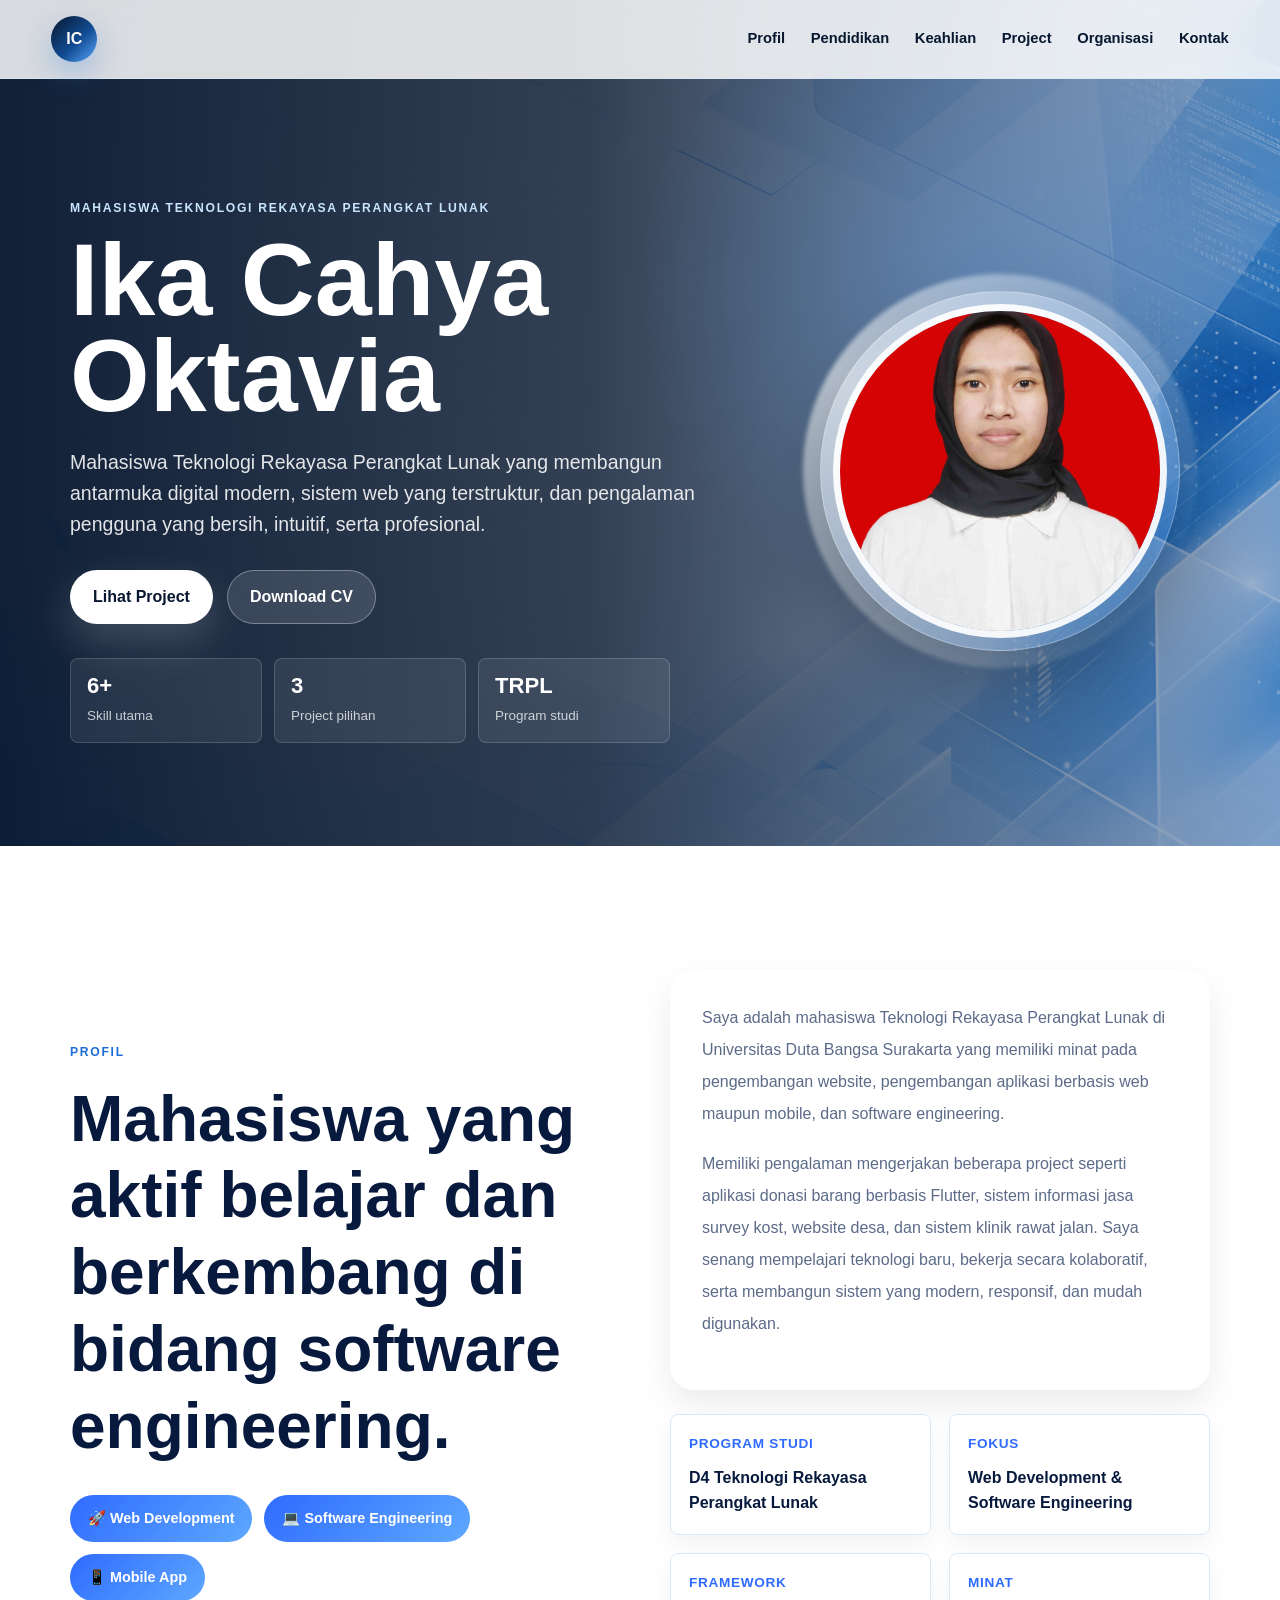
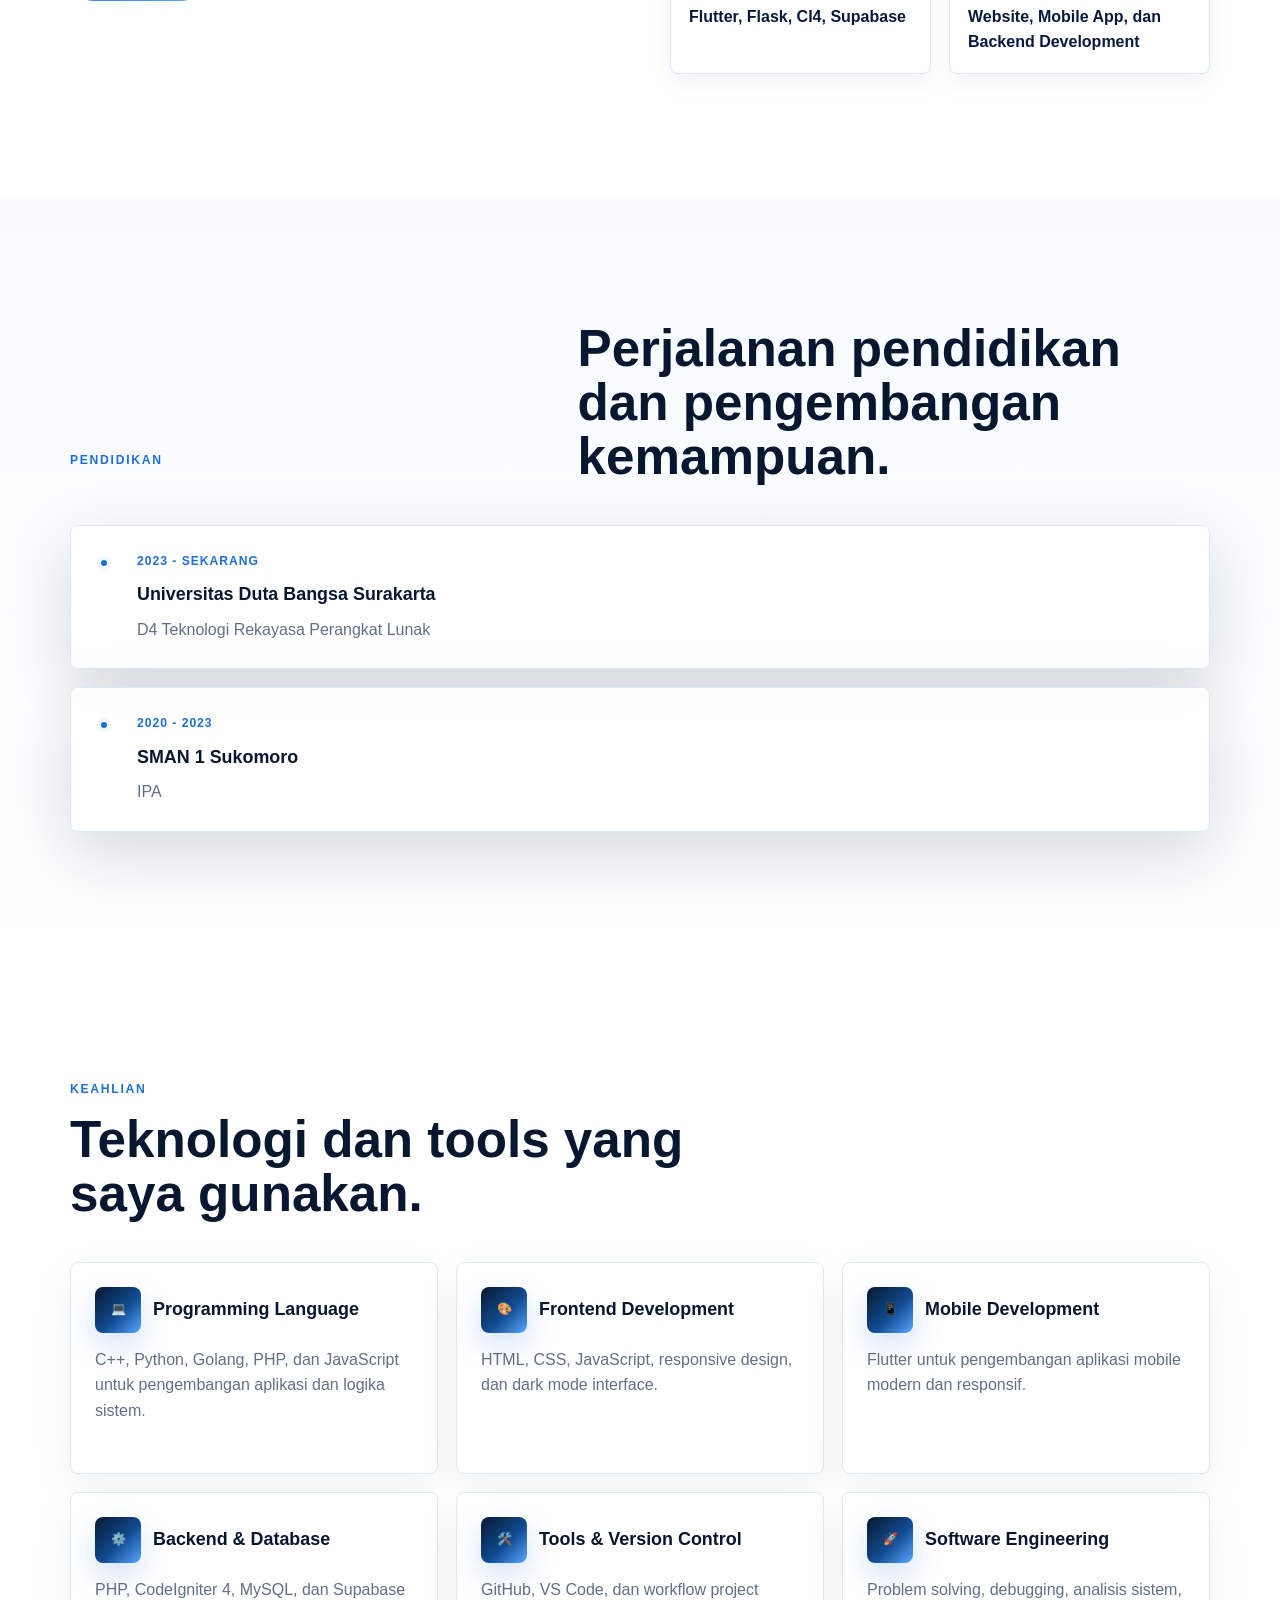
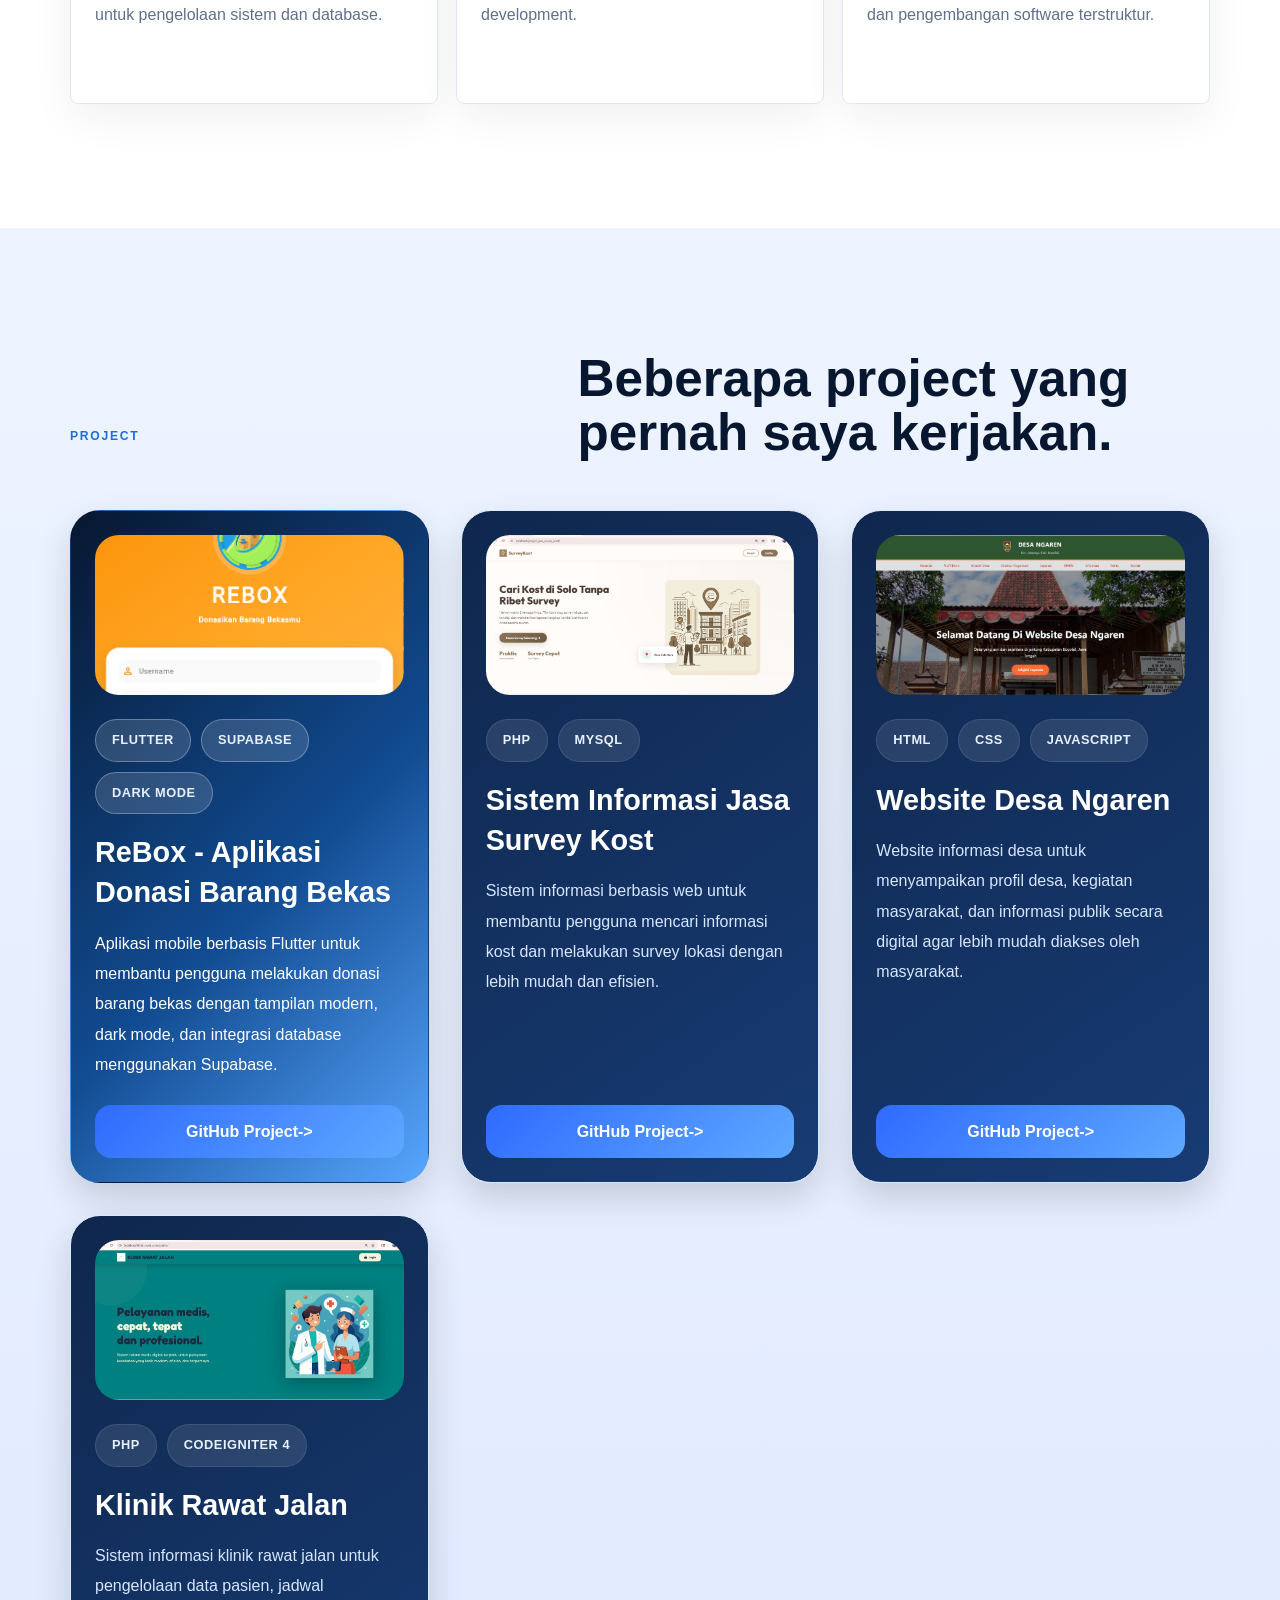
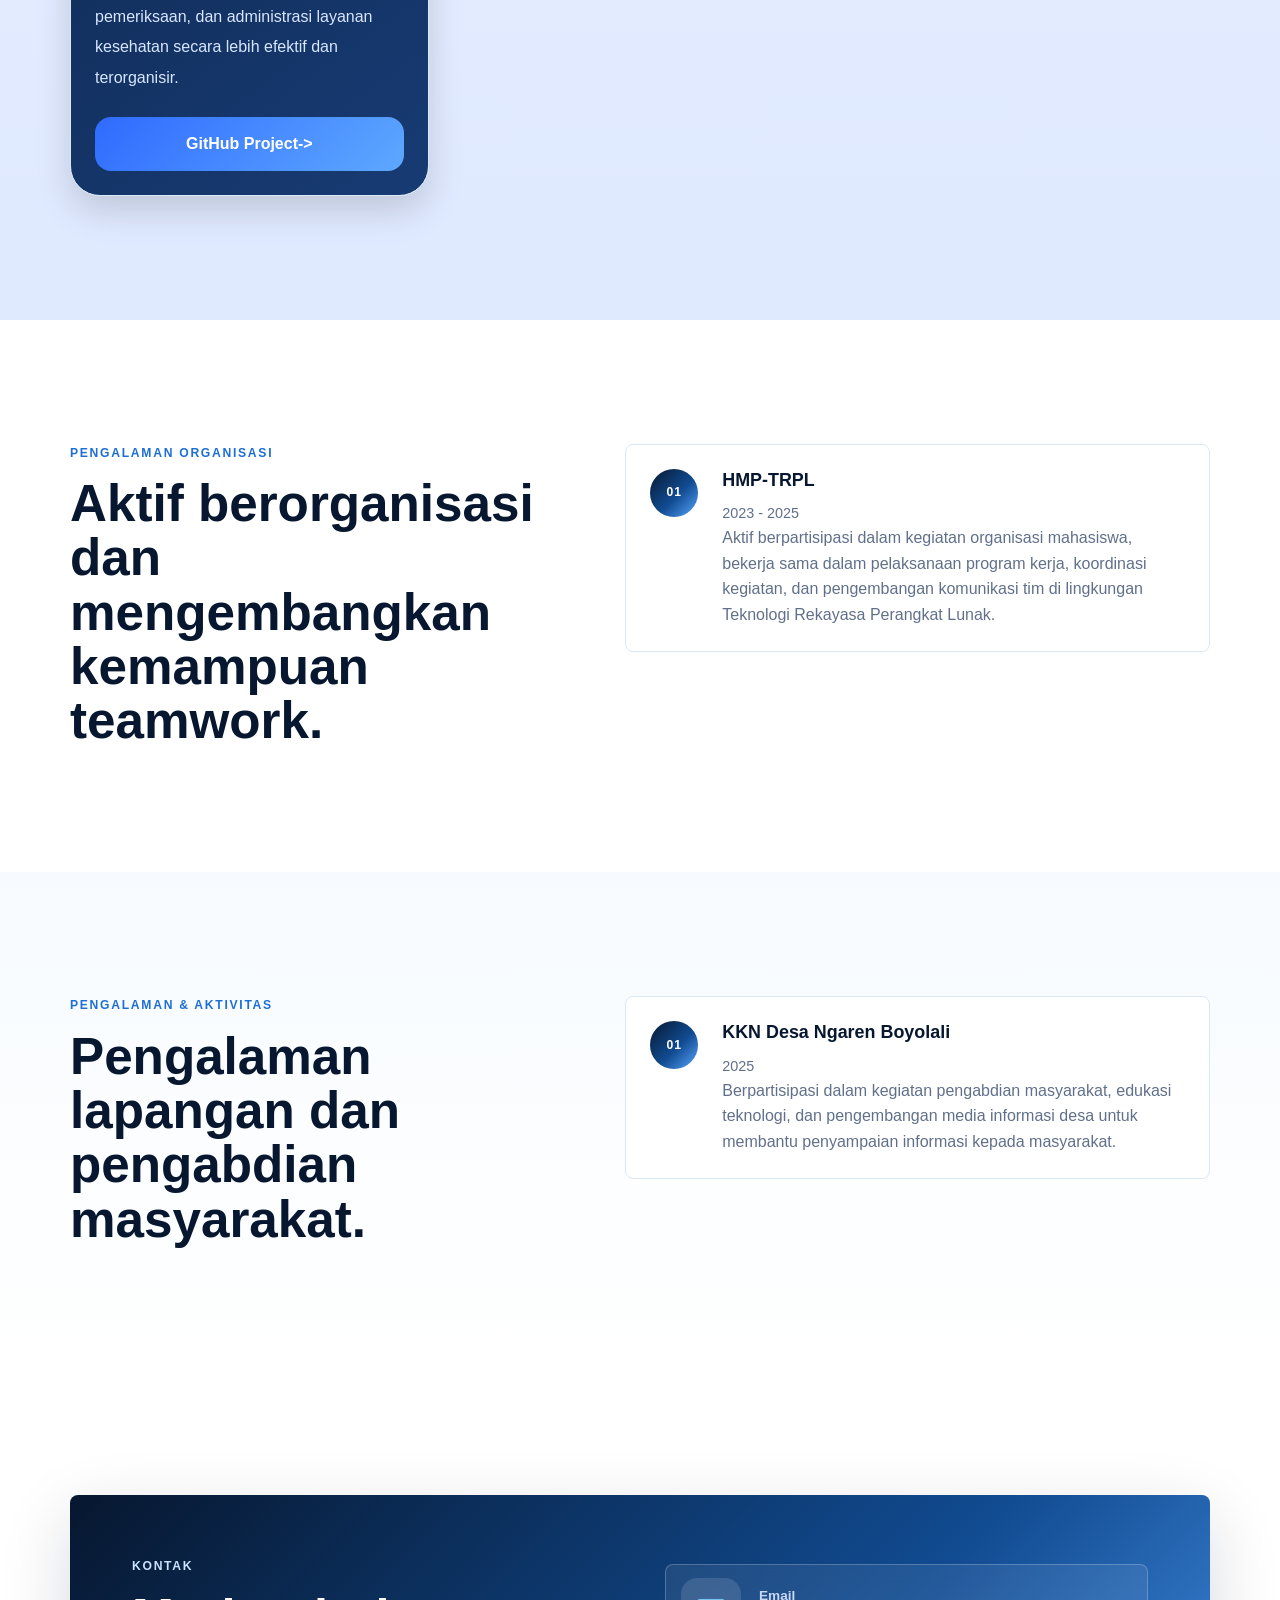
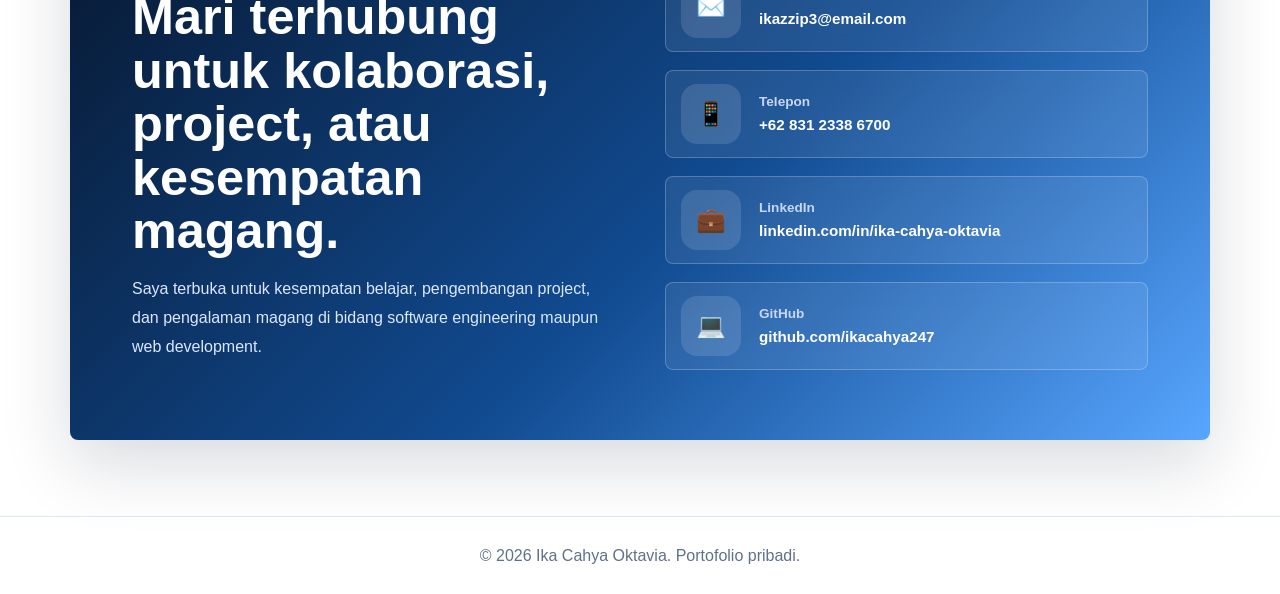
<file: index.html>
<!DOCTYPE html>
<html lang="id">
  <head>
    <meta charset="UTF-8" />
    <meta name="viewport" content="width=device-width, initial-scale=1.0" />
    <title>Portofolio Ika Cahya Oktavia</title>
    <link rel="stylesheet" href="styles.css" />
  </head>
  <body>
    <header class="site-header">
      <a class="brand" href="#cover" aria-label="Beranda Ika Cahya Oktavia">
        <span>IC</span>
      </a>
      <nav class="nav" aria-label="Navigasi utama">
        <a href="#profil">Profil</a>
        <a href="#pendidikan">Pendidikan</a>
        <a href="#keahlian">Keahlian</a>
        <a href="#project">Project</a>
        <a href="#organisasi">Organisasi</a>
        <a href="#kontak">Kontak</a>
      </nav>
    </header>

    <main>
      <section class="cover" id="cover" aria-label="Cover portofolio">
        <img
          class="cover-image"
          src="assets/hero-portfolio.png"
          alt="Ilustrasi abstrak biru putih bertema teknologi"
        />
        <div class="cover-overlay"></div>
        <div class="container hero-layout reveal">
          <div class="hero-copy">
            <p class="eyebrow"> Mahasiswa Teknologi Rekayasa Perangkat Lunak</p>
            <h1>Ika Cahya Oktavia</h1>
            <p class="lead">
              Mahasiswa Teknologi Rekayasa Perangkat Lunak yang membangun
              antarmuka digital modern, sistem web yang terstruktur, dan
              pengalaman pengguna yang bersih, intuitif, serta profesional.
            </p>
            <div class="cover-actions" aria-label="Aksi utama">
              <a class="button primary" href="#project">Lihat Project</a>
              <a class="button secondary" href="cv-ika-cahya-oktavia.pdf"download
>Download CV
</a>
              </a>
            </div>
            <div class="hero-stats" aria-label="Ringkasan kemampuan">
              <div>
                <strong>6+</strong>
                <span>Skill utama</span>
              </div>
              <div>
                <strong>3</strong>
                <span>Project pilihan</span>
              </div>
              <div>
                <strong>TRPL</strong>
                <span>Program studi</span>
              </div>
            </div>
          </div>

          <aside class="profile-showcase" aria-label="Foto profil">
            <div class="profile-ring">
              <img
                src="assets/profil.jpg.jpeg"
                alt="Foto profil Ika Cahya Oktavia"
              />
          </aside>
        </div>
      </section>

      <section class="section profile-section reveal" id="profil">

  <div class="container profile-layout">

    <!-- LEFT -->
    <div class="profile-title">

      <p class="section-kicker">
        Profil
      </p>

      <h2>
        Mahasiswa yang aktif belajar
        dan berkembang di bidang
        software engineering.
      </h2>

      <div class="profile-badge">

        <span>
          🚀 Web Development
        </span>

        <span>
          💻 Software Engineering
        </span>

        <span>
          📱 Mobile App
        </span>

      </div>

    </div>

    <!-- RIGHT -->
    <div class="profile-content">

      <div class="profile-card">

        <p>
          Saya adalah mahasiswa Teknologi Rekayasa Perangkat Lunak
          di Universitas Duta Bangsa Surakarta
          yang memiliki minat pada pengembangan website,
          pengembangan aplikasi berbasis web maupun mobile,
          dan software engineering.
        </p>

        <p>
          Memiliki pengalaman mengerjakan beberapa project
          seperti aplikasi donasi barang berbasis Flutter,
          sistem informasi jasa survey kost,
          website desa,
          dan sistem klinik rawat jalan.
          Saya senang mempelajari teknologi baru,
          bekerja secara kolaboratif,
          serta membangun sistem yang modern,
          responsif,
          dan mudah digunakan.
        </p>

      </div>

      <div class="info-grid">

        <!-- CARD 1 -->
        <div class="info-card">

          <span>
            Program Studi
          </span>

          <strong>
             D4 Teknologi Rekayasa Perangkat Lunak
          </strong>

        </div>

        <!-- CARD 2 -->
        <div class="info-card">

          <span>
            Fokus
          </span>

          <strong>
            Web Development & Software Engineering
          </strong>

        </div>

        <!-- CARD 3 -->
        <div class="info-card">

          <span>
            Framework
          </span>

          <strong>
            Flutter, Flask, CI4, Supabase
          </strong>

        </div>

        <!-- CARD 4 -->
        <div class="info-card">

          <span>
            Minat
          </span>

          <strong>
            Website, Mobile App, dan Backend Development
          </strong>

        </div>

      </div>

    </div>

  </div>

</section>

     <section class="section muted reveal" id="pendidikan">

  <div class="container">

    <div class="section-heading">

      <p class="section-kicker">
        Pendidikan
      </p>

      <h2>
        Perjalanan pendidikan dan pengembangan kemampuan.
      </h2>

    </div>

    <div class="timeline">

      <!-- UNIVERSITAS -->
      <article class="timeline-item">

        <span class="timeline-dot"></span>

        <div>

          <p class="timeline-year">
            2023 - Sekarang
          </p>

          <h3>
            Universitas Duta Bangsa Surakarta
          </h3>

          <p>
             D4 Teknologi Rekayasa Perangkat Lunak
          </p>

        </div>

      </article>

      <!-- SMA -->
      <article class="timeline-item">

        <span class="timeline-dot"></span>

        <div>

          <p class="timeline-year">
            2020 - 2023
          </p>

          <h3>
            SMAN 1 Sukomoro
          </h3>

          <p>
            IPA
          </p>

        </div>

      </article>

    </div>

  </div>

</section>

      <section class="section reveal" id="keahlian">

  <div class="container">

    <div class="section-heading compact">

      <p class="section-kicker">
        Keahlian
      </p>

      <h2>
        Teknologi dan tools yang saya gunakan.
      </h2>

    </div>

    <div class="skills-grid">

      <!-- PROGRAMMING -->
      <article class="skill-card">

        <div class="skill-head">

          <span class="skill-icon">
            💻
          </span>

          <h3>
            Programming Language
          </h3>

        </div>

        <p>
          C++, Python, Golang, PHP, dan JavaScript
          untuk pengembangan aplikasi dan logika sistem.
        </p>

      </article>

      <!-- FRONTEND -->
      <article class="skill-card">

        <div class="skill-head">

          <span class="skill-icon">
            🎨
          </span>

          <h3>
            Frontend Development
          </h3>

        </div>

        <p>
          HTML, CSS, JavaScript,
          responsive design,
          dan dark mode interface.
        </p>

      </article>

      <!-- MOBILE -->
      <article class="skill-card">

        <div class="skill-head">

          <span class="skill-icon">
            📱
          </span>

          <h3>
            Mobile Development
          </h3>

        </div>

        <p>
          Flutter untuk pengembangan aplikasi mobile
          modern dan responsif.
        </p>

      </article>

      <!-- BACKEND -->
      <article class="skill-card">

        <div class="skill-head">

          <span class="skill-icon">
            ⚙️
          </span>

          <h3>
            Backend & Database
          </h3>

        </div>

        <p>
          PHP, CodeIgniter 4, MySQL,
          dan Supabase untuk pengelolaan sistem dan database.
        </p>

      </article>

      <!-- TOOLS -->
      <article class="skill-card">

        <div class="skill-head">

          <span class="skill-icon">
            🛠️
          </span>

          <h3>
            Tools & Version Control
          </h3>

        </div>

        <p>
          GitHub, VS Code,
          dan workflow project development.
        </p>

      </article>

      <!-- SOFTWARE ENGINEERING -->
      <article class="skill-card">

        <div class="skill-head">

          <span class="skill-icon">
            🚀
          </span>

          <h3>
            Software Engineering
          </h3>

        </div>

        <p>
          Problem solving,
          debugging,
          analisis sistem,
          dan pengembangan software terstruktur.
        </p>

      </article>

    </div>

  </div>

</section>

  <section class="section muted reveal" id="project">

  <div class="container">

    <div class="section-heading">

      <p class="section-kicker">
        Project
      </p>

      <h2>
        Beberapa project yang pernah saya kerjakan.
      </h2>

    </div>

    <div class="project-grid">

      <!-- PROJECT 1 -->
      <article class="project-card featured">

        <div class="project-image-wrapper">

          <img
            src="assets/rebox.jpg"
            alt="ReBox Project"
            class="project-image"
          />

        </div>

        <div class="project-meta">

          <span>Flutter</span>

          <span>Supabase</span>

          <span>Dark Mode</span>

        </div>

        <h3>
          ReBox - Aplikasi Donasi Barang Bekas
        </h3>

        <p>
          Aplikasi mobile berbasis Flutter untuk membantu pengguna
          melakukan donasi barang bekas dengan tampilan modern,
          dark mode,
          dan integrasi database menggunakan Supabase.
        </p>

        <a
          href="https://github.com/elisandksr/reboxproject1.git"
          target="_blank"
          class="project-link"
        >
          GitHub Project
        </a>

      </article>

      <!-- PROJECT 2 -->
      <article class="project-card">

        <div class="project-image-wrapper">

          <img
            src="assets/survey kost.jpg"
            alt="Survey Kost"
            class="project-image"
          />

        </div>

        <div class="project-meta">

          <span>PHP</span>

          <span>MySQL</span>

        </div>

        <h3>
          Sistem Informasi Jasa Survey Kost
        </h3>

        <p>
          Sistem informasi berbasis web untuk membantu pengguna
          mencari informasi kost
          dan melakukan survey lokasi
          dengan lebih mudah dan efisien.
        </p>

        <a
          href="https://github.com/elisandksr/project_jasa_survey_kost.git"
          target="_blank"
          class="project-link"
        >
          GitHub Project
        </a>

      </article>

      <!-- PROJECT 3 -->
      <article class="project-card">

        <div class="project-image-wrapper">

          <img
            src="assets/webdesa.jpg"
            alt="Website Desa Ngaren"
            class="project-image"
          />

        </div>

        <div class="project-meta">

          <span>HTML</span>

          <span>CSS</span>

          <span>JavaScript</span>

        </div>

        <h3>
          Website Desa Ngaren
        </h3>

        <p>
          Website informasi desa untuk menyampaikan profil desa,
          kegiatan masyarakat,
          dan informasi publik secara digital
          agar lebih mudah diakses oleh masyarakat.
        </p>

        <a
          href="https://github.com/ikacahya247/Web_Desa_Ngaren.git"
          target="_blank"
          class="project-link"
        >
          GitHub Project
        </a>

      </article>

      <!-- PROJECT 4 -->
      <article class="project-card">

        <div class="project-image-wrapper">

          <img
            src="assets/klinik.jpg"
            alt="Klinik Rawat Jalan"
            class="project-image"
          />

        </div>

        <div class="project-meta">

          <span>PHP</span>

          <span>CodeIgniter 4</span>

        </div>

        <h3>
          Klinik Rawat Jalan
        </h3>

        <p>
          Sistem informasi klinik rawat jalan
          untuk pengelolaan data pasien,
          jadwal pemeriksaan,
          dan administrasi layanan kesehatan
          secara lebih efektif dan terorganisir.
        </p>

        <a
          href="https://github.com/username"
          target="_blank"
          class="project-link"
        >
          GitHub Project
        </a>

      </article>

    </div>

  </div>

</section>

     
<!-- ORGANISASI -->
<section class="section reveal" id="organisasi">

  <div class="container split">

    <div>

      <p class="section-kicker">
        Pengalaman Organisasi
      </p>

      <h2>
        Aktif berorganisasi dan mengembangkan kemampuan teamwork.
      </h2>

    </div>

    <div class="org-list">

      <!-- HMP -->
      <article>

        <span>01</span>

        <div>

          <h3>
            HMP-TRPL
          </h3>

          <p class="org-year">
            2023 - 2025
          </p>

          <p>
            Aktif berpartisipasi dalam kegiatan organisasi mahasiswa,
            bekerja sama dalam pelaksanaan program kerja,
            koordinasi kegiatan,
            dan pengembangan komunikasi tim
            di lingkungan Teknologi Rekayasa Perangkat Lunak.
          </p>

        </div>

      </article>

    </div>

  </div>

</section>

<!-- PENGALAMAN -->
<section class="section muted reveal" id="pengalaman">

  <div class="container split">

    <div>

      <p class="section-kicker">
        Pengalaman & Aktivitas
      </p>

      <h2>
        Pengalaman lapangan dan pengabdian masyarakat.
      </h2>

    </div>

    <div class="org-list">

      <!-- KKN -->
      <article>

        <span>01</span>

        <div>

          <h3>
            KKN Desa Ngaren Boyolali
          </h3>

          <p class="org-year">
            2025
          </p>

          <p>
            Berpartisipasi dalam kegiatan pengabdian masyarakat,
            edukasi teknologi,
            dan pengembangan media informasi desa
            untuk membantu penyampaian informasi kepada masyarakat.
          </p>

        </div>

      </article>

    </div>

  </div>

</section>
<section class="section contact-section reveal" id="kontak">

  <div class="container contact-panel">

    <!-- LEFT -->
    <div class="contact-left">

      <p class="section-kicker light">
        Kontak
      </p>

      <h2>
        Mari terhubung untuk kolaborasi,
        project, atau kesempatan magang.
      </h2>

      <p class="contact-desc">
        Saya terbuka untuk kesempatan belajar,
        pengembangan project,
        dan pengalaman magang
        di bidang software engineering
        maupun web development.
      </p>

    </div>

    <!-- RIGHT -->
    <div class="contact-links">

      <!-- EMAIL -->
      <a
        href="mailto:ikazzip3@email.com"
        class="contact-card"
      >

        <div class="contact-icon">
          ✉️
        </div>

        <div>

          <span>Email</span>

          <strong>
            ikazzip3@email.com
          </strong>

        </div>

      </a>

      <!-- PHONE -->
      <a
        href="tel:+6283123386700"
        class="contact-card"
      >

        <div class="contact-icon">
          📱
        </div>

        <div>

          <span>Telepon</span>

          <strong>
            +62 831 2338 6700
          </strong>

        </div>

      </a>

      <!-- LINKEDIN -->
      <a
        href="https://www.linkedin.com/in/ika-cahya-oktavia/"
        target="_blank"
        rel="noreferrer"
        class="contact-card"
      >

        <div class="contact-icon">
          💼
        </div>

        <div>

          <span>LinkedIn</span>

          <strong>
            linkedin.com/in/ika-cahya-oktavia
          </strong>

        </div>

      </a>

      <!-- GITHUB -->
      <a
        href="https://github.com/ikacahya247"
        target="_blank"
        rel="noreferrer"
        class="contact-card"
      >

        <div class="contact-icon">
          💻
        </div>

        <div>

          <span>GitHub</span>

          <strong>
            github.com/ikacahya247
          </strong>

        </div>

      </a>

    </div>

  </div>

</section>

    <footer class="footer">
      <p>&copy; 2026 Ika Cahya Oktavia. Portofolio pribadi.</p>
    </footer>
  </body>
</html>
</file>
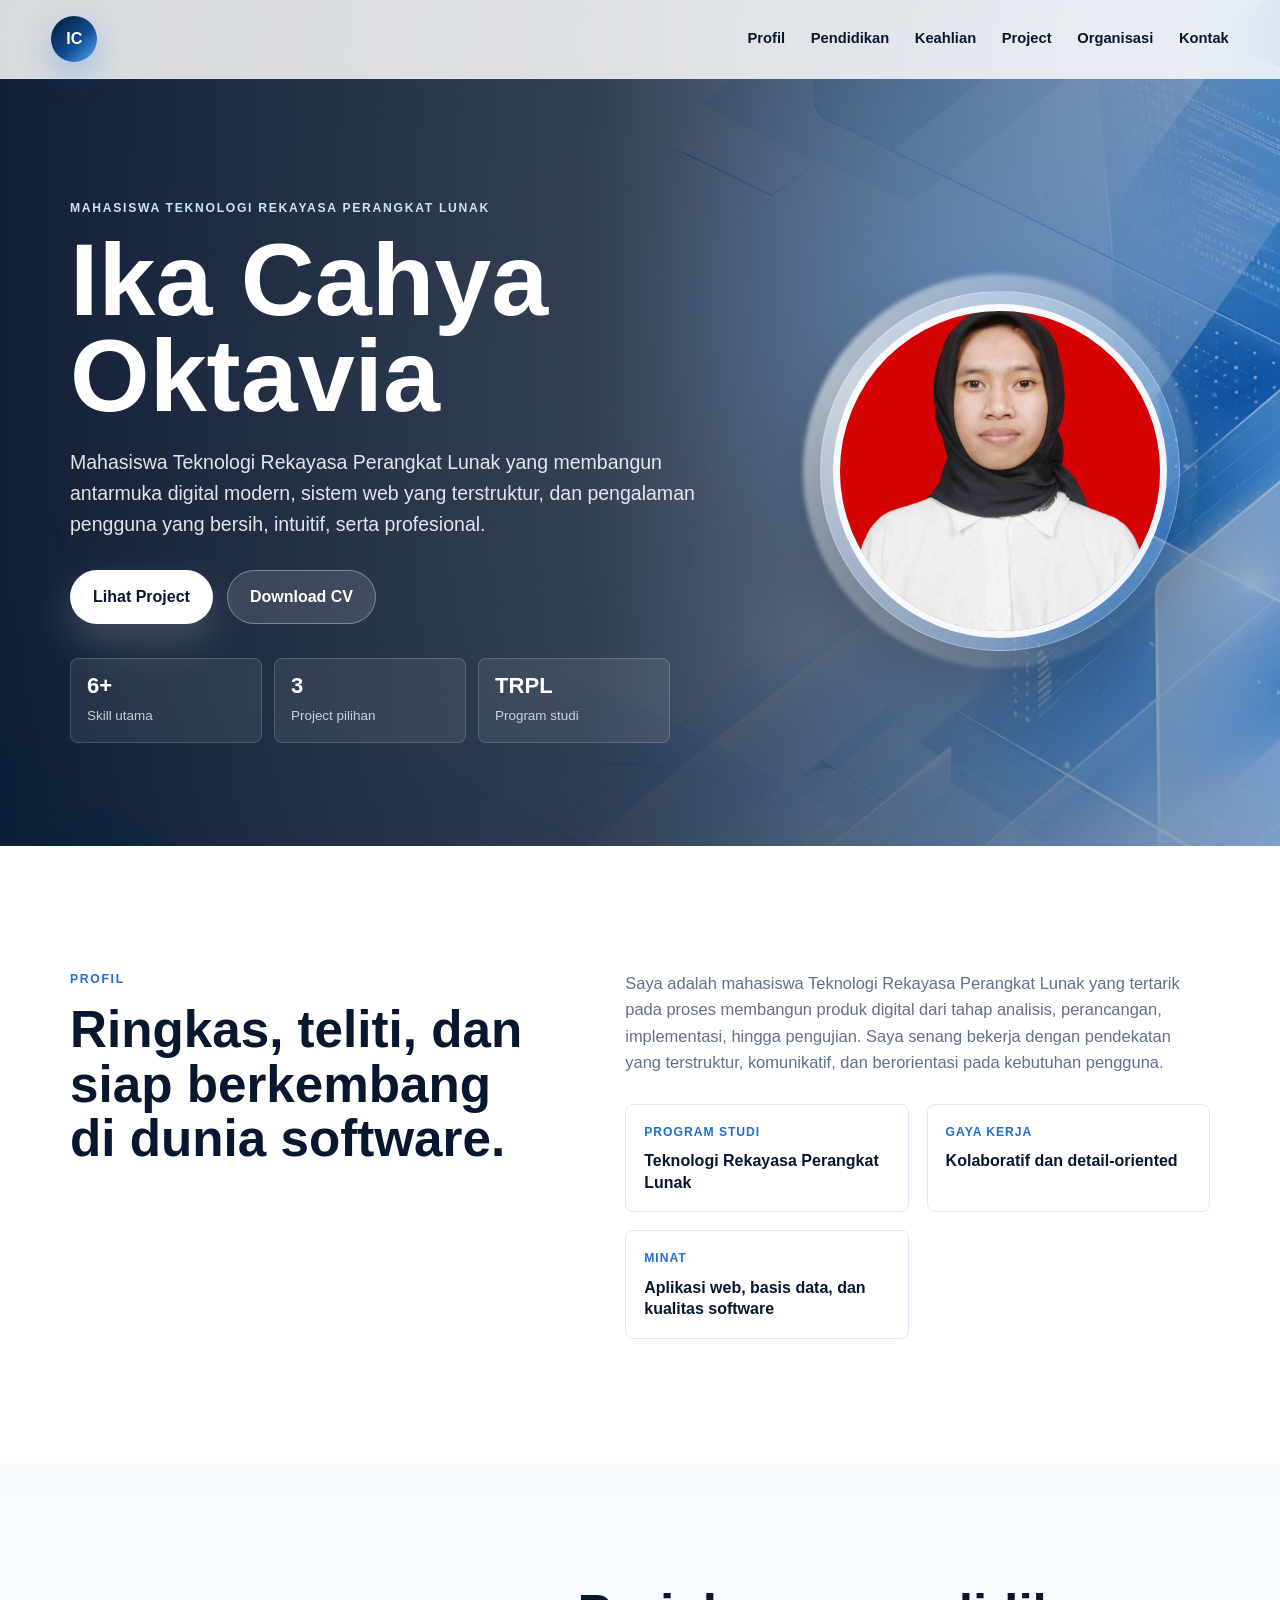
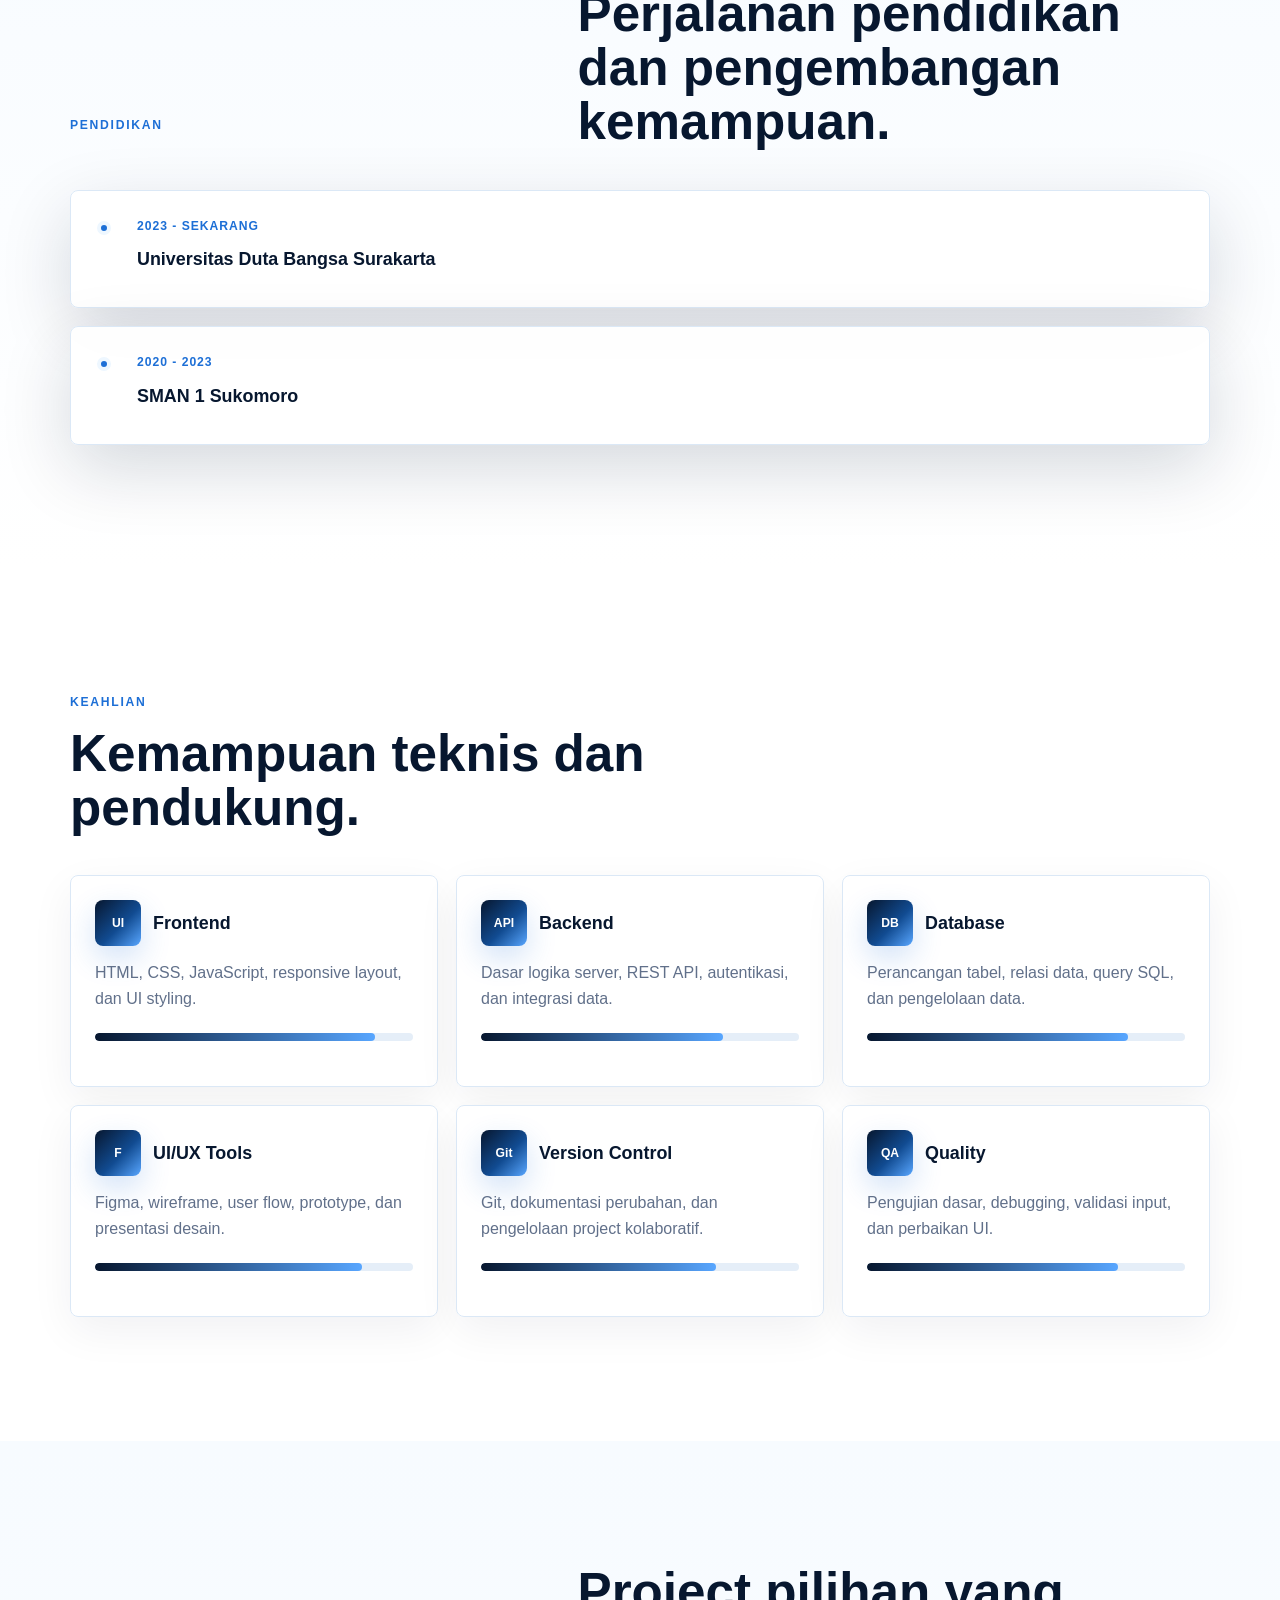
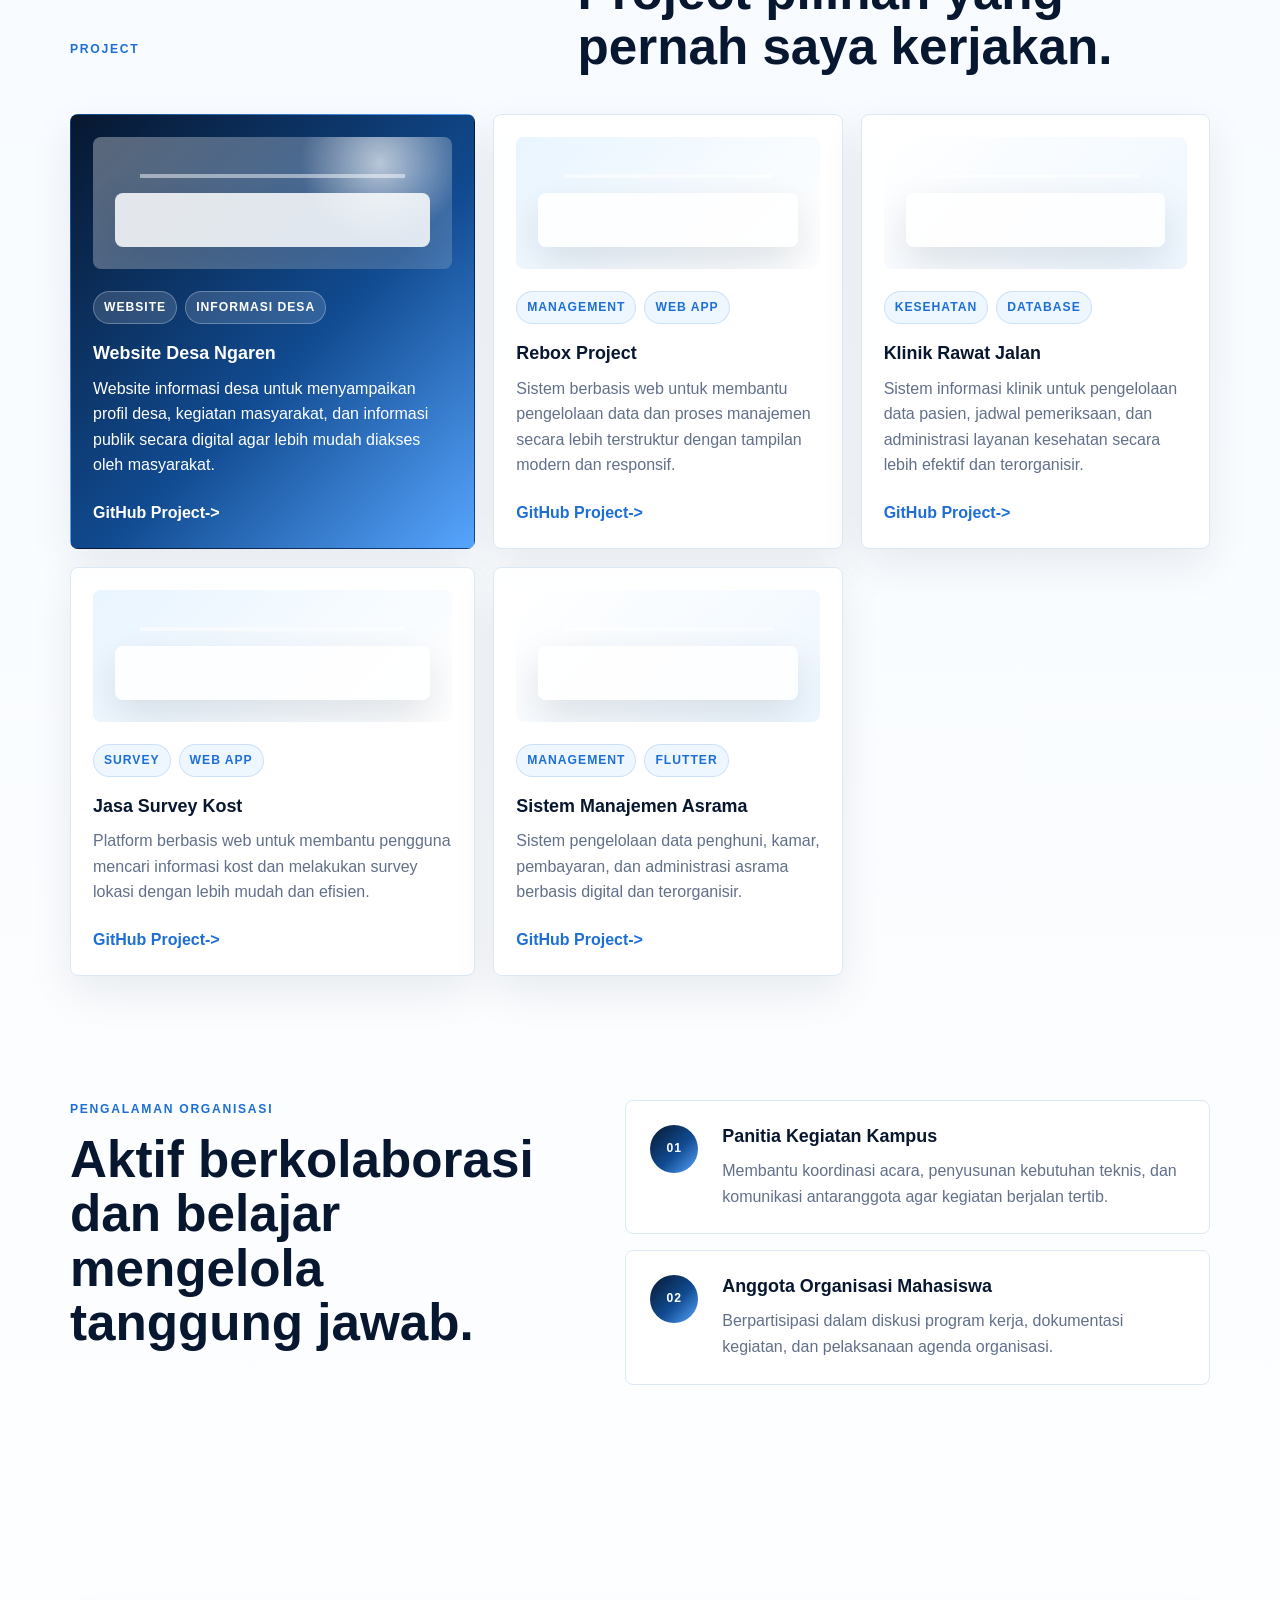
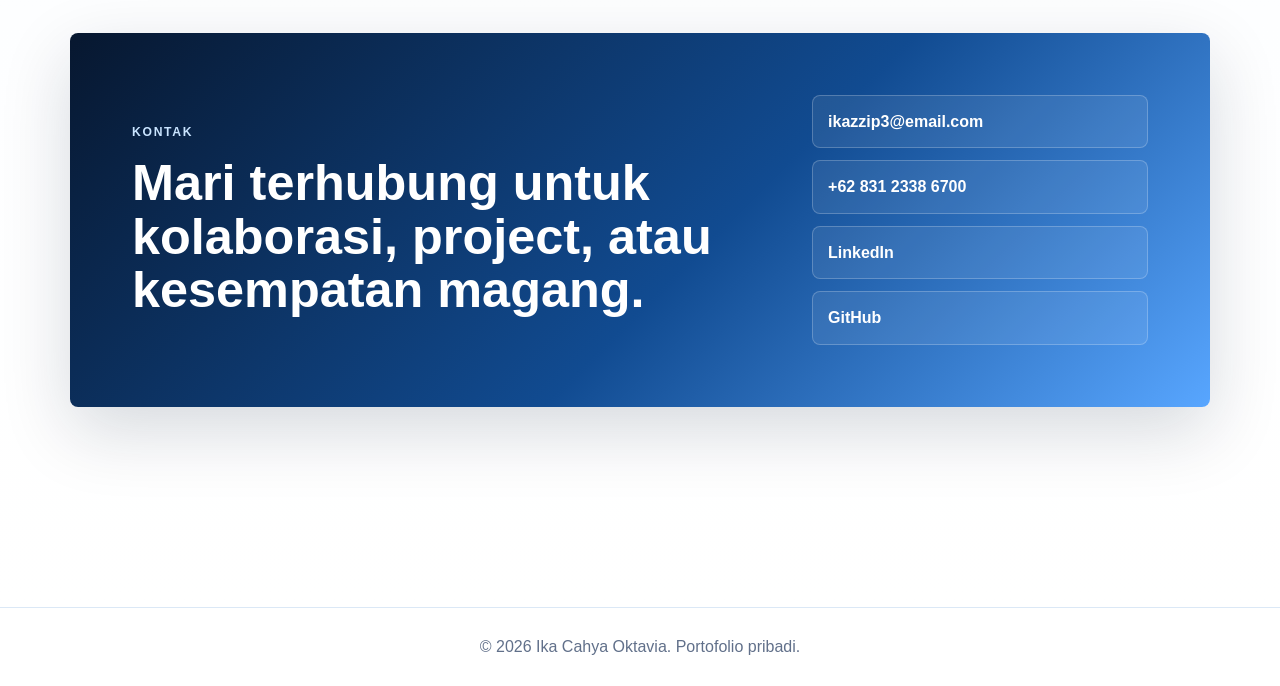
<file: portofolio/index.html>
<!DOCTYPE html>
<html lang="id">
  <head>
    <meta charset="UTF-8" />
    <meta name="viewport" content="width=device-width, initial-scale=1.0" />
    <title>Portofolio Ika Cahya Oktavia</title>
    <link rel="stylesheet" href="styles.css" />
  </head>
  <body>
    <header class="site-header">
      <a class="brand" href="#cover" aria-label="Beranda Ika Cahya Oktavia">
        <span>IC</span>
      </a>
      <nav class="nav" aria-label="Navigasi utama">
        <a href="#profil">Profil</a>
        <a href="#pendidikan">Pendidikan</a>
        <a href="#keahlian">Keahlian</a>
        <a href="#project">Project</a>
        <a href="#organisasi">Organisasi</a>
        <a href="#kontak">Kontak</a>
      </nav>
    </header>

    <main>
      <section class="cover" id="cover" aria-label="Cover portofolio">
        <img
          class="cover-image"
          src="assets/hero-portfolio.png"
          alt="Ilustrasi abstrak biru putih bertema teknologi"
        />
        <div class="cover-overlay"></div>
        <div class="container hero-layout reveal">
          <div class="hero-copy">
            <p class="eyebrow"> Mahasiswa Teknologi Rekayasa Perangkat Lunak</p>
            <h1>Ika Cahya Oktavia</h1>
            <p class="lead">
              Mahasiswa Teknologi Rekayasa Perangkat Lunak yang membangun
              antarmuka digital modern, sistem web yang terstruktur, dan
              pengalaman pengguna yang bersih, intuitif, serta profesional.
            </p>
            <div class="cover-actions" aria-label="Aksi utama">
              <a class="button primary" href="#project">Lihat Project</a>
              <a class="button secondary" href="cv-ika-cahya-oktavia.html" download>
                Download CV
              </a>
            </div>
            <div class="hero-stats" aria-label="Ringkasan kemampuan">
              <div>
                <strong>6+</strong>
                <span>Skill utama</span>
              </div>
              <div>
                <strong>3</strong>
                <span>Project pilihan</span>
              </div>
              <div>
                <strong>TRPL</strong>
                <span>Program studi</span>
              </div>
            </div>
          </div>

          <aside class="profile-showcase" aria-label="Foto profil">
            <div class="profile-ring">
              <img
                src="assets/profil.jpg.jpeg"
                alt="Foto profil Ika Cahya Oktavia"
              />
          </aside>
        </div>
      </section>

      <section class="section profile-section reveal" id="profil">
        <div class="container split">
          <div>
            <p class="section-kicker">Profil</p>
            <h2>Ringkas, teliti, dan siap berkembang di dunia software.</h2>
          </div>
          <div class="profile-copy">
            <p>
              Saya adalah mahasiswa Teknologi Rekayasa Perangkat Lunak yang
              tertarik pada proses membangun produk digital dari tahap analisis,
              perancangan, implementasi, hingga pengujian. Saya senang bekerja
              dengan pendekatan yang terstruktur, komunikatif, dan berorientasi
              pada kebutuhan pengguna.
            </p>
            <div class="info-grid">
              <div>
                <span>Program Studi</span>
                <strong>Teknologi Rekayasa Perangkat Lunak</strong>
              </div>
              <div>
                <span>Gaya Kerja</span>
                <strong>Kolaboratif dan detail-oriented</strong>
              </div>
              <div>
                <span>Minat</span>
                <strong>Aplikasi web, basis data, dan kualitas software</strong>
              </div>
            </div>
          </div>
        </div>
      </section>

      <section class="section muted reveal" id="pendidikan">

  <div class="container">

    <div class="section-heading">

      <p class="section-kicker">
        Pendidikan
      </p>

      <h2>
        Perjalanan pendidikan dan pengembangan kemampuan.
      </h2>

    </div>

    <div class="timeline">

      <!-- UNIVERSITAS -->
      <article class="timeline-item">

        <span class="timeline-dot"></span>

        <div>

          <p class="timeline-year">
            2023 - Sekarang
          </p>

          <h3>
            Universitas Duta Bangsa Surakarta
          </h3>
        </div>

      </article>

      <!-- SMA -->
      <article class="timeline-item">

        <span class="timeline-dot"></span>

        <div>

          <p class="timeline-year">
            2020 - 2023
          </p>

          <h3>
            SMAN 1 Sukomoro
          </h3>
        </div>

      </article>

    </div>

  </div>

</section>

      <section class="section reveal" id="keahlian">
        <div class="container">
          <div class="section-heading compact">
            <p class="section-kicker">Keahlian</p>
            <h2>Kemampuan teknis dan pendukung.</h2>
          </div>
          <div class="skills-grid">
            <article class="skill-card">
              <div class="skill-head">
                <span class="skill-icon" aria-hidden="true">UI</span>
                <h3>Frontend</h3>
              </div>
              <p>HTML, CSS, JavaScript, responsive layout, dan UI styling.</p>
              <div class="progress" aria-label="Frontend 88%">
                <span style="--value: 88%"></span>
              </div>
            </article>
            <article class="skill-card">
              <div class="skill-head">
                <span class="skill-icon" aria-hidden="true">API</span>
                <h3>Backend</h3>
              </div>
              <p>Dasar logika server, REST API, autentikasi, dan integrasi data.</p>
              <div class="progress" aria-label="Backend 76%">
                <span style="--value: 76%"></span>
              </div>
            </article>
            <article class="skill-card">
              <div class="skill-head">
                <span class="skill-icon" aria-hidden="true">DB</span>
                <h3>Database</h3>
              </div>
              <p>Perancangan tabel, relasi data, query SQL, dan pengelolaan data.</p>
              <div class="progress" aria-label="Database 82%">
                <span style="--value: 82%"></span>
              </div>
            </article>
            <article class="skill-card">
              <div class="skill-head">
                <span class="skill-icon" aria-hidden="true">F</span>
                <h3>UI/UX Tools</h3>
              </div>
              <p>Figma, wireframe, user flow, prototype, dan presentasi desain.</p>
              <div class="progress" aria-label="UI UX Tools 84%">
                <span style="--value: 84%"></span>
              </div>
            </article>
            <article class="skill-card">
              <div class="skill-head">
                <span class="skill-icon" aria-hidden="true">Git</span>
                <h3>Version Control</h3>
              </div>
              <p>Git, dokumentasi perubahan, dan pengelolaan project kolaboratif.</p>
              <div class="progress" aria-label="Version Control 74%">
                <span style="--value: 74%"></span>
              </div>
            </article>
            <article class="skill-card">
              <div class="skill-head">
                <span class="skill-icon" aria-hidden="true">QA</span>
                <h3>Quality</h3>
              </div>
              <p>Pengujian dasar, debugging, validasi input, dan perbaikan UI.</p>
              <div class="progress" aria-label="Quality 79%">
                <span style="--value: 79%"></span>
              </div>
            </article>
          </div>
        </div>
      </section>

      <section class="section muted reveal" id="project">

  <div class="container">

    <div class="section-heading">

      <p class="section-kicker">
        Project
      </p>

      <h2>
        Project pilihan yang pernah saya kerjakan.
      </h2>

    </div>

    <div class="project-grid">

      <!-- PROJECT 1 -->
      <article class="project-card featured">

        <div class="project-visual">
          <span></span>
        </div>

        <div class="project-meta">
          <span>Website</span>
          <span>Informasi Desa</span>
        </div>

        <h3>Website Desa Ngaren</h3>

        <p>
          Website informasi desa untuk menyampaikan profil desa,
          kegiatan masyarakat, dan informasi publik secara digital
          agar lebih mudah diakses oleh masyarakat.
        </p>

        <a
          href="https://github.com/ikacahya247/Web_Desa_Ngaren.git"
          target="_blank"
          class="project-link"
        >
          GitHub Project
        </a>

      </article>

      <!-- PROJECT 2 -->
      <article class="project-card">

        <div class="project-visual soft">
          <span></span>
        </div>

        <div class="project-meta">
          <span>Management</span>
          <span>Web App</span>
        </div>

        <h3>Rebox Project</h3>

        <p>
          Sistem berbasis web untuk membantu pengelolaan data
          dan proses manajemen secara lebih terstruktur
          dengan tampilan modern dan responsif.
        </p>

        <a
          href="https://github.com/elisandksr/reboxproject1.git"
          target="_blank"
          class="project-link"
        >
          GitHub Project
        </a>

      </article>

      <!-- PROJECT 3 -->
      <article class="project-card">

        <div class="project-visual light">
          <span></span>
        </div>

        <div class="project-meta">
          <span>Kesehatan</span>
          <span>Database</span>
        </div>

        <h3>Klinik Rawat Jalan</h3>

        <p>
          Sistem informasi klinik untuk pengelolaan data pasien,
          jadwal pemeriksaan, dan administrasi layanan kesehatan
          secara lebih efektif dan terorganisir.
        </p>

        <a
          href="https://github.com/username"
          target="_blank"
          class="project-link"
        >
          GitHub Project
        </a>

      </article>

      <!-- PROJECT 4 -->
      <article class="project-card">

        <div class="project-visual soft">
          <span></span>
        </div>

        <div class="project-meta">
          <span>Survey</span>
          <span>Web App</span>
        </div>

        <h3>Jasa Survey Kost</h3>

        <p>
          Platform berbasis web untuk membantu pengguna
          mencari informasi kost dan melakukan survey lokasi
          dengan lebih mudah dan efisien.
        </p>

        <a
          href="https://github.com/elisandksr/project_jasa_survey_kost.git"
          target="_blank"
          class="project-link"
        >
          GitHub Project
        </a>

      </article>

      <!-- PROJECT 5 -->
      <article class="project-card">

        <div class="project-visual light">
          <span></span>
        </div>

        <div class="project-meta">
          <span>Management</span>
          <span>Flutter</span>
        </div>

        <h3>Sistem Manajemen Asrama</h3>

        <p>
          Sistem pengelolaan data penghuni, kamar,
          pembayaran, dan administrasi asrama
          berbasis digital dan terorganisir.
        </p>

        <a
          href="https://github.com/username"
          target="_blank"
          class="project-link"
        >
          GitHub Project
        </a>

      </article>

    </div>

  </div>
      <section class="section reveal" id="organisasi">
        <div class="container split">
          <div>
            <p class="section-kicker">Pengalaman Organisasi</p>
            <h2>Aktif berkolaborasi dan belajar mengelola tanggung jawab.</h2>
          </div>
          <div class="org-list">
            <article>
              <span>01</span>
              <div>
                <h3>Panitia Kegiatan Kampus</h3>
                <p>
                  Membantu koordinasi acara, penyusunan kebutuhan teknis, dan
                  komunikasi antaranggota agar kegiatan berjalan tertib.
                </p>
              </div>
            </article>
            <article>
              <span>02</span>
              <div>
                <h3>Anggota Organisasi Mahasiswa</h3>
                <p>
                  Berpartisipasi dalam diskusi program kerja, dokumentasi
                  kegiatan, dan pelaksanaan agenda organisasi.
                </p>
              </div>
            </article>
          </div>
        </div>
      </section>

      <section class="section contact-section reveal" id="kontak">
        <div class="container contact-panel">
          <div>
            <p class="section-kicker light">Kontak</p>
            <h2>Mari terhubung untuk kolaborasi, project, atau kesempatan magang.</h2>
          </div>
          <div class="contact-links">
            <a href="mailto:ikazzip3@email.com">ikazzip3@email.com</a>
            <a href="tel:+6283123386700">+62 831 2338 6700</a>
            <a href="https://www.linkedin.com" target="_blank" rel="noreferrer">LinkedIn</a>
            <a href="https://github.com" target="_blank" rel="noreferrer">GitHub</a>
          </div>
        </div>
      </section>
    </main>

    <footer class="footer">
      <p>&copy; 2026 Ika Cahya Oktavia. Portofolio pribadi.</p>
    </footer>
  </body>
</html>
</file>
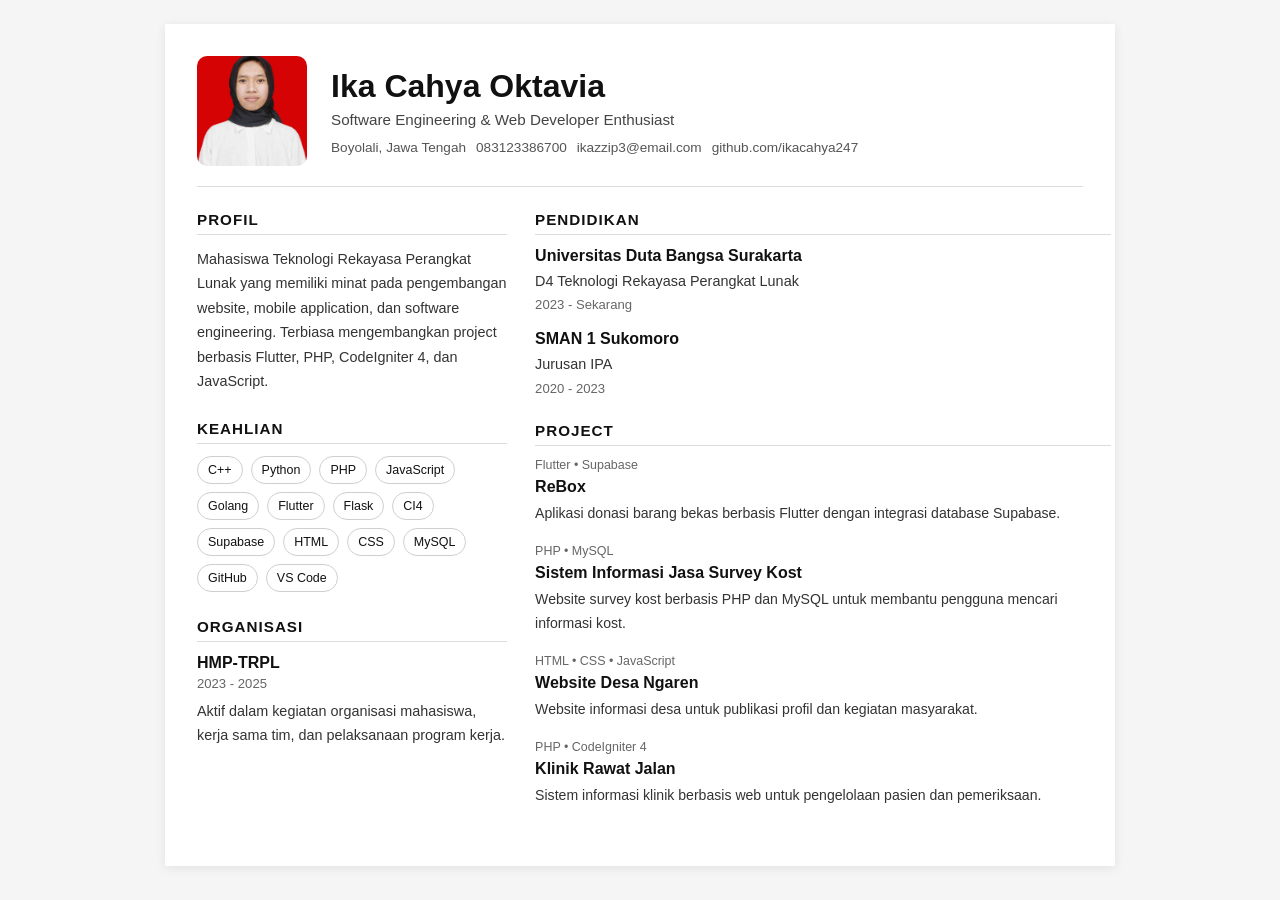
<file: cv-ika-cahya-oktavia.html>
<!DOCTYPE html>
<html lang="id">
<head>

  <meta charset="UTF-8" />

  <meta
    name="viewport"
    content="width=device-width, initial-scale=1.0"
  />

  <title>CV Ika Cahya Oktavia</title>

  <style>

    *{
      margin:0;
      padding:0;
      box-sizing:border-box;
    }

    body{

      font-family:
        Arial,
        sans-serif;

      background:#f5f5f5;

      color:#111;

      padding:24px;

    }

    .cv{

      max-width:950px;

      margin:auto;

      background:white;

      padding:32px;

      box-shadow:
        0 2px 10px rgba(0,0,0,0.08);

    }

    /* =========================
       HEADER
    ========================= */

    .header{

      display:flex;

      gap:24px;

      align-items:center;

      padding-bottom:20px;

      border-bottom:1px solid #dcdcdc;

      margin-bottom:24px;

    }

    .profile-photo{

      width:110px;

      height:110px;

      object-fit:cover;

      border-radius:10px;

    }

    .header-content{

      flex:1;

    }

    .header-content h1{

      font-size:2rem;

      margin-bottom:6px;

    }

    .role{

      font-size:0.95rem;

      margin-bottom:12px;

      color:#444;

    }

    .contact{

      display:flex;

      flex-wrap:wrap;

      gap:10px;

      font-size:0.85rem;

      color:#555;

    }

    /* =========================
       MAIN
    ========================= */

    .main{

      display:grid;

      grid-template-columns:
        35% 65%;

      gap:28px;

    }

    /* =========================
       SECTION
    ========================= */

    section{

      margin-bottom:26px;

    }

    .section-title{

      font-size:0.95rem;

      font-weight:bold;

      letter-spacing:1px;

      margin-bottom:12px;

      padding-bottom:6px;

      border-bottom:1px solid #dcdcdc;

      text-transform:uppercase;

    }

    p{

      font-size:0.9rem;

      line-height:1.7;

      color:#333;

    }

    /* =========================
       SKILL
    ========================= */

    .skill-list{

      display:flex;

      flex-wrap:wrap;

      gap:8px;

    }

    .skill-list span{

      border:1px solid #cfcfcf;

      padding:6px 10px;

      font-size:0.78rem;

      border-radius:999px;

    }

    /* =========================
       EDUCATION
    ========================= */

    .education-item{

      margin-bottom:18px;

    }

    .education-item h3{

      font-size:1rem;

      margin-bottom:4px;

    }

    .education-year{

      font-size:0.82rem;

      color:#666;

      margin-top:4px;

    }

    /* =========================
       PROJECT
    ========================= */

    .project{

      margin-bottom:18px;

    }

    .project h3{

      font-size:1rem;

      margin-bottom:6px;

    }

    .project p{

      font-size:0.88rem;

    }

    .project-tech{

      font-size:0.78rem;

      color:#666;

      margin-bottom:6px;

    }

    /* =========================
       ORGANIZATION
    ========================= */

    .org-box h3{

      font-size:1rem;

      margin-bottom:4px;

    }

    .org-year{

      font-size:0.82rem;

      color:#666;

      margin-bottom:8px;

    }

    /* =========================
       PRINT
    ========================= */

    @media print{

      body{

        background:white;

        padding:0;

      }

      .cv{

        box-shadow:none;

      }

    }

  </style>

</head>

<body>

  <div class="cv">

    <!-- HEADER -->

    <div class="header">

      <img
        src="assets/profil.jpg.jpeg"
        alt="Foto Ika Cahya Oktavia"
        class="profile-photo"
      />

      <div class="header-content">

        <h1>
          Ika Cahya Oktavia
        </h1>

        <div class="role">
          Software Engineering & Web Developer Enthusiast
        </div>

        <div class="contact">

          <span>
            Boyolali, Jawa Tengah
          </span>

          <span>
            083123386700
          </span>

          <span>
            ikazzip3@email.com
          </span>

          <span>
            github.com/ikacahya247
          </span>

        </div>

      </div>

    </div>

    <!-- MAIN -->

    <div class="main">

      <!-- LEFT -->

      <div class="left">

        <!-- PROFIL -->

        <section>

          <div class="section-title">
            Profil
          </div>

          <p>

            Mahasiswa Teknologi Rekayasa Perangkat Lunak
            yang memiliki minat pada pengembangan website,
            mobile application,
            dan software engineering.
            Terbiasa mengembangkan project berbasis
            Flutter,
            PHP,
            CodeIgniter 4,
            dan JavaScript.

          </p>

        </section>

        <!-- SKILL -->

        <section>

          <div class="section-title">
            Keahlian
          </div>

          <div class="skill-list">

            <span>C++</span>
            <span>Python</span>
            <span>PHP</span>
            <span>JavaScript</span>
            <span>Golang</span>

            <span>Flutter</span>
            <span>Flask</span>
            <span>CI4</span>
            <span>Supabase</span>

            <span>HTML</span>
            <span>CSS</span>
            <span>MySQL</span>

            <span>GitHub</span>
            <span>VS Code</span>

          </div>

        </section>

        <!-- ORGANISASI -->

        <section>

          <div class="section-title">
            Organisasi
          </div>

          <div class="org-box">

            <h3>
              HMP-TRPL
            </h3>

            <div class="org-year">
              2023 - 2025
            </div>

            <p>

              Aktif dalam kegiatan organisasi mahasiswa,
              kerja sama tim,
              dan pelaksanaan program kerja.

            </p>

          </div>

        </section>

      </div>

      <!-- RIGHT -->

      <div class="right">

        <!-- PENDIDIKAN -->

        <section>

          <div class="section-title">
            Pendidikan
          </div>

          <div class="education-item">

            <h3>
              Universitas Duta Bangsa Surakarta
            </h3>

            <p>
              D4 Teknologi Rekayasa Perangkat Lunak
            </p>

            <div class="education-year">
              2023 - Sekarang
            </div>

          </div>

          <div class="education-item">

            <h3>
              SMAN 1 Sukomoro
            </h3>

            <p>
              Jurusan IPA
            </p>

            <div class="education-year">
              2020 - 2023
            </div>

          </div>

        </section>

        <!-- PROJECT -->

        <section>

          <div class="section-title">
            Project
          </div>

          <div class="project">

            <div class="project-tech">
              Flutter • Supabase
            </div>

            <h3>
              ReBox
            </h3>

            <p>
              Aplikasi donasi barang bekas berbasis Flutter
              dengan integrasi database Supabase.
            </p>

          </div>

          <div class="project">

            <div class="project-tech">
              PHP • MySQL
            </div>

            <h3>
              Sistem Informasi Jasa Survey Kost
            </h3>

            <p>
              Website survey kost berbasis PHP dan MySQL
              untuk membantu pengguna mencari informasi kost.
            </p>

          </div>

          <div class="project">

            <div class="project-tech">
              HTML • CSS • JavaScript
            </div>

            <h3>
              Website Desa Ngaren
            </h3>

            <p>
              Website informasi desa
              untuk publikasi profil dan kegiatan masyarakat.
            </p>

          </div>

          <div class="project">

            <div class="project-tech">
              PHP • CodeIgniter 4
            </div>

            <h3>
              Klinik Rawat Jalan
            </h3>

            <p>
              Sistem informasi klinik berbasis web
              untuk pengelolaan pasien dan pemeriksaan.
            </p>

          </div>

        </section>

      </div>

    </div>

  </div>

</body>
</html>
</file>
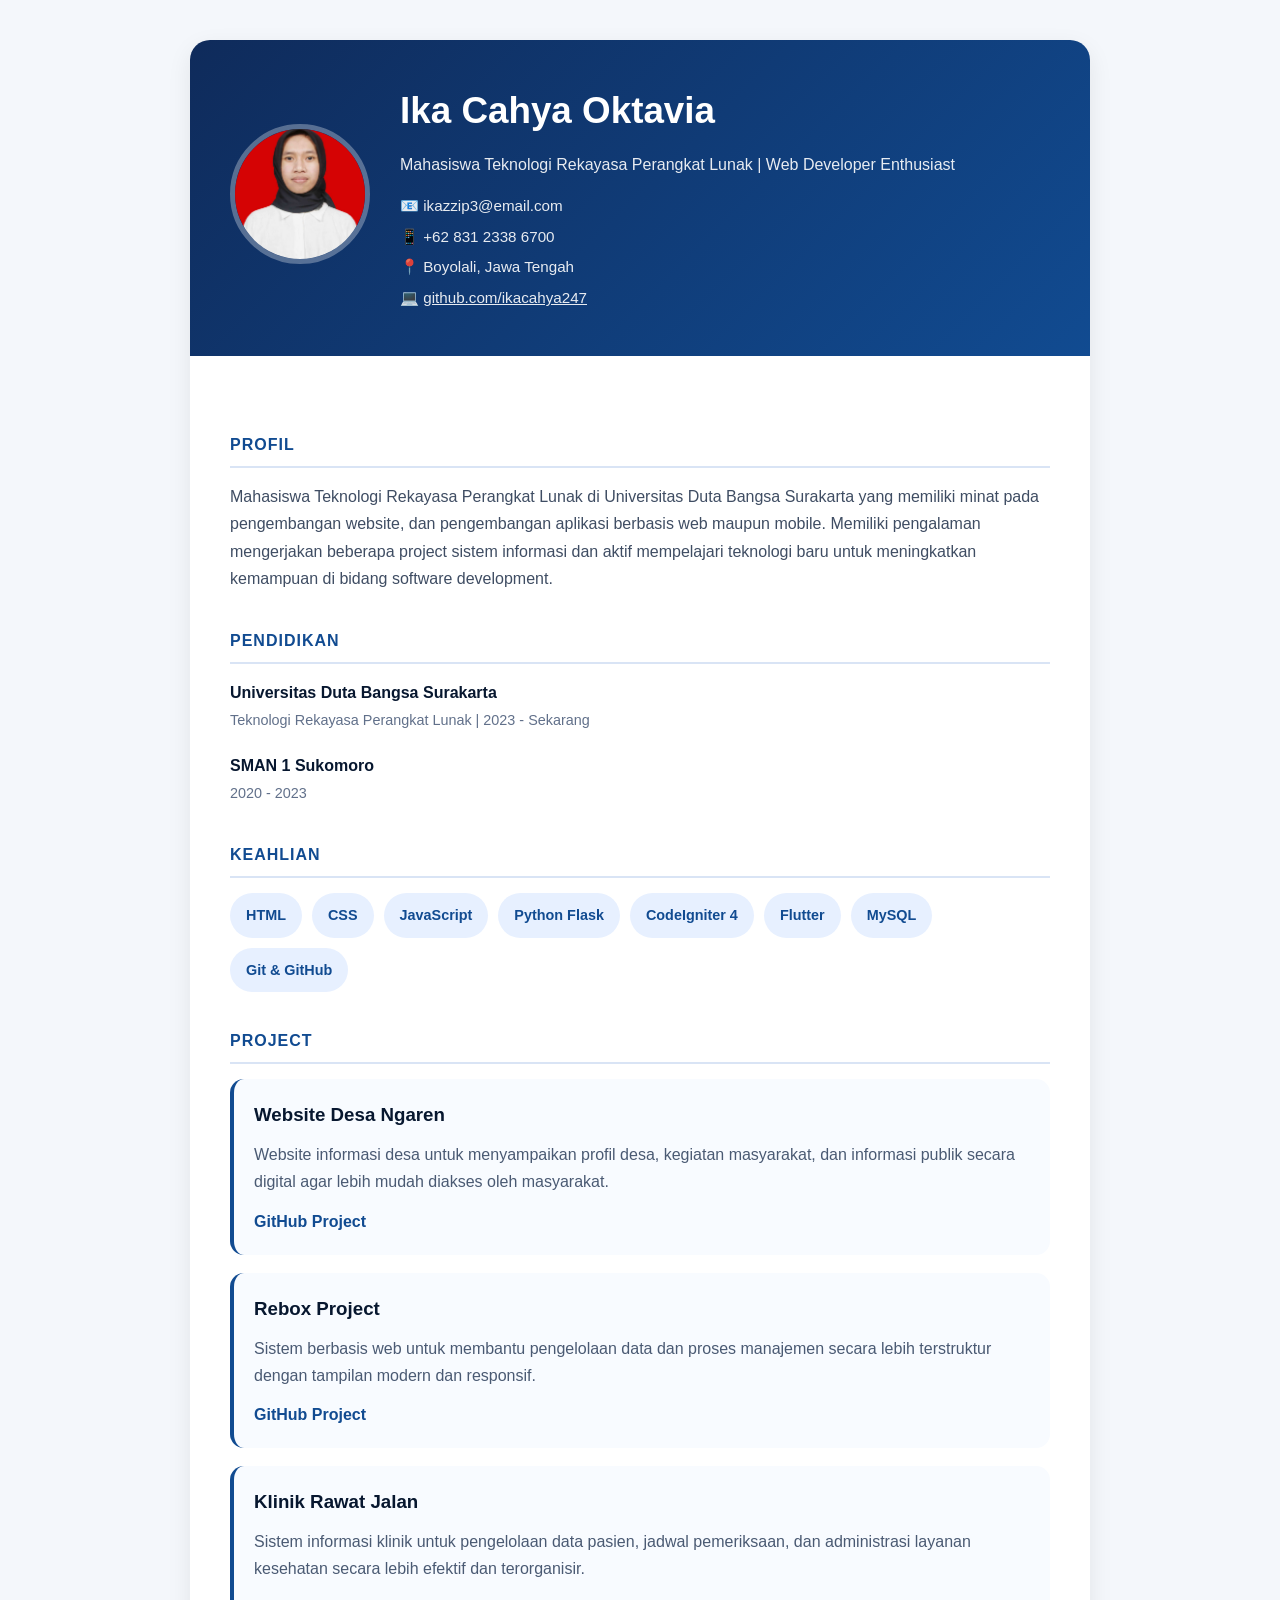
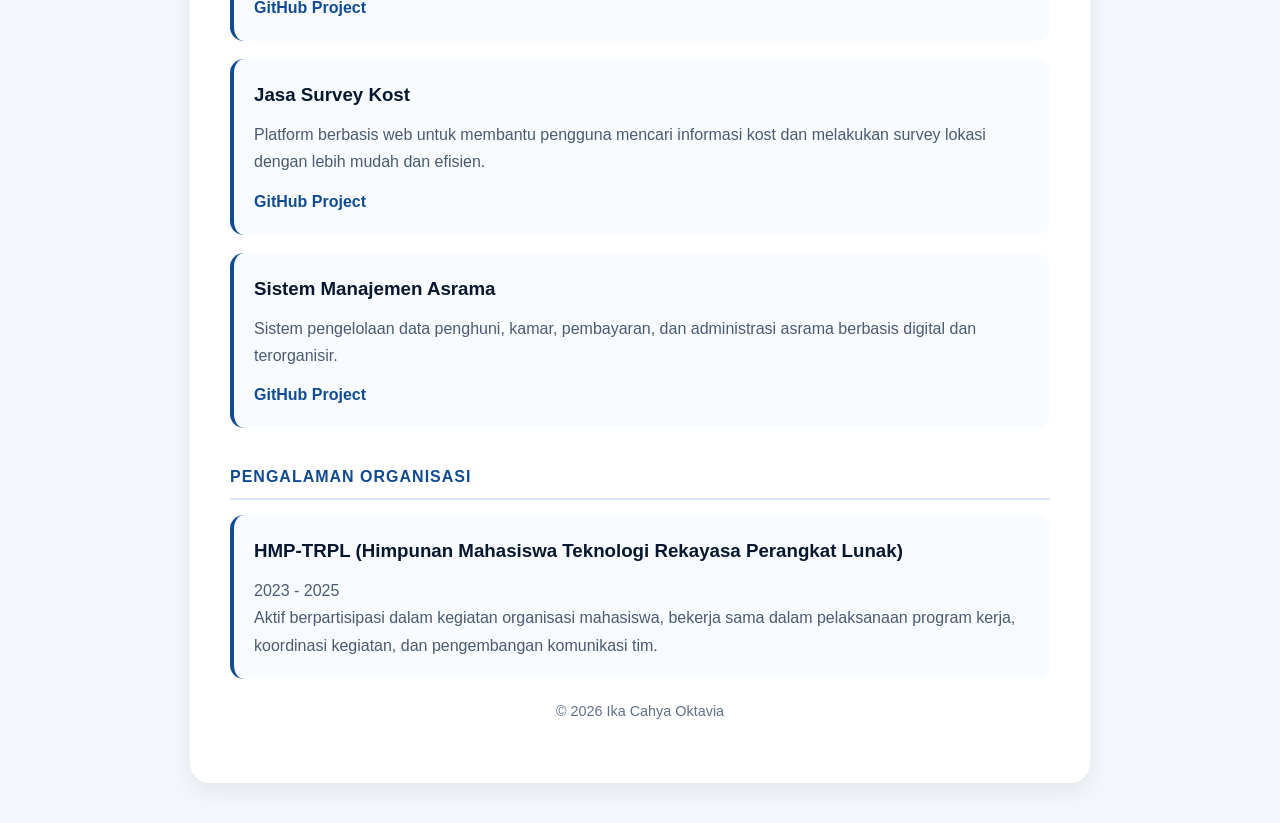
<file: portofolio/cv-ika-cahya-oktavia.html>
<!DOCTYPE html>
<html lang="id">
<head>
  <meta charset="UTF-8" />
  <meta name="viewport" content="width=device-width, initial-scale=1.0"/>
  <title>CV Ika Cahya Oktavia</title>

  <style>

    *{
      margin:0;
      padding:0;
      box-sizing:border-box;
    }

    body{
      background:#f4f7fb;
      font-family:"Segoe UI", Arial, sans-serif;
      color:#10213d;
      line-height:1.7;
      padding:40px 20px;
    }

    .container{
      max-width:900px;
      margin:auto;
      background:white;
      border-radius:20px;
      overflow:hidden;
      box-shadow:0 8px 25px rgba(0,0,0,0.08);
    }

    /* HEADER */

    .header{
      background:linear-gradient(135deg,#0f2b5b,#114b91);
      color:white;
      padding:40px;
      display:flex;
      align-items:center;
      gap:30px;
      flex-wrap:wrap;
    }

    .profile-img img{
      width:140px;
      height:140px;
      object-fit:cover;
      border-radius:50%;
      border:5px solid rgba(255,255,255,0.3);
    }

    .header-text h1{
      font-size:2.3rem;
      margin-bottom:8px;
    }

    .header-text p{
      opacity:0.9;
      font-size:1rem;
    }

    .contact{
      margin-top:15px;
    }

    .contact p{
      margin-bottom:5px;
      font-size:0.95rem;
    }

    /* CONTENT */

    .content{
      padding:40px;
    }

    h2{
      color:#114b91;
      margin-bottom:15px;
      margin-top:35px;
      font-size:1rem;
      text-transform:uppercase;
      border-bottom:2px solid #d9e4f5;
      padding-bottom:8px;
      letter-spacing:1px;
    }

    .profile-text{
      color:#3f4d63;
    }

    /* EDUCATION */

    .edu-item{
      margin-bottom:18px;
    }

    .edu-item h3{
      font-size:1rem;
      color:#07172f;
    }

    .edu-item span{
      color:#61708a;
      font-size:0.9rem;
    }

    /* SKILLS */

    .skill-list{
      display:flex;
      flex-wrap:wrap;
      gap:10px;
    }

    .skill-list span{
      background:#e7f0ff;
      color:#114b91;
      padding:10px 16px;
      border-radius:30px;
      font-size:0.9rem;
      font-weight:600;
    }

    /* PROJECT */

    .project{
      background:#f8fbff;
      padding:20px;
      border-radius:14px;
      margin-bottom:18px;
      border-left:4px solid #114b91;
      transition:0.3s;
    }

    .project:hover{
      transform:translateY(-3px);
    }

    .project h3{
      margin-bottom:10px;
      color:#07172f;
    }

    .project p{
      color:#4a5a73;
      margin-bottom:12px;
    }

    .project a{
      color:#114b91;
      text-decoration:none;
      font-weight:bold;
    }

    .project a:hover{
      text-decoration:underline;
    }

    /* ORGANIZATION */

    .organization{
      background:#f8fbff;
      padding:20px;
      border-radius:14px;
      border-left:4px solid #114b91;
    }

    .organization h3{
      margin-bottom:10px;
      color:#07172f;
    }

    .organization p{
      color:#4a5a73;
    }

    /* FOOTER */

    .footer{
      text-align:center;
      padding:20px;
      color:#61708a;
      font-size:0.9rem;
    }

    /* RESPONSIVE */

    @media(max-width:768px){

      .header{
        text-align:center;
        justify-content:center;
      }

      .header-text{
        text-align:center;
      }

      .content{
        padding:25px;
      }

    }

  </style>

</head>

<body>

  <div class="container">

    <!-- HEADER -->

    <div class="header">

      <div class="profile-img">

        <img src="assets/profil.jpg.jpeg" alt="Foto Ika Cahya Oktavia">

      </div>

      <div class="header-text">

        <h1>Ika Cahya Oktavia</h1>

        <p>
          Mahasiswa Teknologi Rekayasa Perangkat Lunak |
          Web Developer Enthusiast
        </p>

        <div class="contact">

          <p>📧 ikazzip3@email.com</p>

          <p>📱 +62 831 2338 6700</p>

          <p>📍 Boyolali, Jawa Tengah</p>

          <p>
            💻
            <a
              href="https://github.com/ikacahya247"
              target="_blank"
              style="color:white;"
            >
              github.com/ikacahya247
            </a>
          </p>

        </div>

      </div>

    </div>

    <!-- CONTENT -->

    <div class="content">

      <!-- PROFIL -->

      <h2>Profil</h2>

      <p class="profile-text">

        Mahasiswa Teknologi Rekayasa Perangkat Lunak di
        Universitas Duta Bangsa Surakarta yang memiliki minat
        pada pengembangan website,
        dan pengembangan aplikasi berbasis web maupun mobile.

        Memiliki pengalaman mengerjakan beberapa project sistem informasi
        dan aktif mempelajari teknologi baru untuk meningkatkan kemampuan
        di bidang software development.

      </p>

      <!-- PENDIDIKAN -->

      <h2>Pendidikan</h2>

      <div class="edu-item">

        <h3>Universitas Duta Bangsa Surakarta</h3>

        <span>
          Teknologi Rekayasa Perangkat Lunak |
          2023 - Sekarang
        </span>

      </div>

      <div class="edu-item">

        <h3>SMAN 1 Sukomoro</h3>

        <span>
          2020 - 2023
        </span>

      </div>

      <!-- SKILLS -->

      <h2>Keahlian</h2>

      <div class="skill-list">

        <span>HTML</span>

        <span>CSS</span>

        <span>JavaScript</span>

        <span>Python Flask</span>

        <span>CodeIgniter 4</span>

        <span>Flutter</span>

        <span>MySQL</span>

        <span>Git & GitHub</span>


      </div>

      <!-- PROJECT -->

      <h2>Project</h2>

      <!-- PROJECT 1 -->

      <div class="project">

        <h3>Website Desa Ngaren</h3>

        <p>
          Website informasi desa untuk menyampaikan profil desa,
          kegiatan masyarakat, dan informasi publik secara digital
          agar lebih mudah diakses oleh masyarakat.
        </p>

        <a
          href="https://github.com/ikacahya247/Web_Desa_Ngaren.git"
          target="_blank"
        >
          GitHub Project
        </a>

      </div>

      <!-- PROJECT 2 -->

      <div class="project">

        <h3>Rebox Project</h3>

        <p>
          Sistem berbasis web untuk membantu pengelolaan data
          dan proses manajemen secara lebih terstruktur
          dengan tampilan modern dan responsif.
        </p>

        <a
          href="https://github.com/elisandksr/reboxproject1.git"
          target="_blank"
        >
          GitHub Project
        </a>

      </div>

      <!-- PROJECT 3 -->

      <div class="project">

        <h3>Klinik Rawat Jalan</h3>

        <p>
          Sistem informasi klinik untuk pengelolaan data pasien,
          jadwal pemeriksaan, dan administrasi layanan kesehatan
          secara lebih efektif dan terorganisir.
        </p>

        <a href="#">
          GitHub Project
        </a>

      </div>

      <!-- PROJECT 4 -->

      <div class="project">

        <h3>Jasa Survey Kost</h3>

        <p>
          Platform berbasis web untuk membantu pengguna
          mencari informasi kost dan melakukan survey lokasi
          dengan lebih mudah dan efisien.
        </p>

        <a
          href="https://github.com/elisandksr/project_jasa_survey_kost.git"
          target="_blank"
        >
          GitHub Project
        </a>

      </div>

      <!-- PROJECT 5 -->

      <div class="project">

        <h3>Sistem Manajemen Asrama</h3>

        <p>
          Sistem pengelolaan data penghuni, kamar,
          pembayaran, dan administrasi asrama
          berbasis digital dan terorganisir.
        </p>

        <a href="#">
          GitHub Project
        </a>

      </div>

      <!-- ORGANIZATION -->

      <h2>Pengalaman Organisasi</h2>

     <div class="organization">

  <h3>
    HMP-TRPL (Himpunan Mahasiswa Teknologi Rekayasa Perangkat Lunak)
  </h3>

  <p>
    2023 - 2025
  </p>

  <p>
    Aktif berpartisipasi dalam kegiatan organisasi mahasiswa,
    bekerja sama dalam pelaksanaan program kerja,
    koordinasi kegiatan, dan pengembangan komunikasi tim.
  </p>

</div>

    <!-- FOOTER -->

    <div class="footer">

      © 2026 Ika Cahya Oktavia

    </div>

  </div>

</body>
</html>
</file>
<file: styles.css>
:root {
  --navy: #07172f;
  --navy-2: #0c2448;
  --blue: #1d6fd6;
  --blue-2: #58a6ff;
  --ice: #eef7ff;
  --ice-2: #f7fbff;
  --ink: #10213d;
  --muted: #61708a;
  --line: #dbe8f6;
  --white: #ffffff;
  --gradient: linear-gradient(135deg, #07172f 0%, #114b91 56%, #58a6ff 100%);
  --shadow: 0 24px 70px rgba(7, 23, 47, 0.16);
}

* {
  box-sizing: border-box;
}

html {
  scroll-behavior: smooth;
}

body {
  margin: 0;
  font-family: Inter, "Segoe UI", Arial, sans-serif;
  color: var(--ink);
  background: var(--white);
  line-height: 1.6;
}

a {
  color: inherit;
  text-decoration: none;
}

.container {
  width: min(1140px, calc(100% - 40px));
  margin: 0 auto;
}

.site-header {
  position: fixed;
  top: 0;
  left: 0;
  right: 0;
  z-index: 10;
  display: flex;
  align-items: center;
  justify-content: space-between;
  gap: 24px;
  padding: 16px clamp(20px, 4vw, 56px);
  background: rgba(255, 255, 255, 0.84);
  border-bottom: 1px solid rgba(219, 232, 246, 0.8);
  backdrop-filter: blur(20px);
}

.brand {
  display: grid;
  width: 46px;
  height: 46px;
  place-items: center;
  border-radius: 50%;
  color: var(--white);
  background: var(--gradient);
  box-shadow: 0 12px 30px rgba(29, 111, 214, 0.28);
  font-weight: 800;
  letter-spacing: 0;
}

.nav {
  display: flex;
  align-items: center;
  gap: clamp(12px, 2vw, 26px);
  color: var(--navy);
  font-size: 0.92rem;
  font-weight: 700;
}

.nav a {
  position: relative;
  padding: 8px 0;
}

.nav a::after {
  position: absolute;
  left: 0;
  right: 0;
  bottom: 0;
  height: 2px;
  content: "";
  background: var(--blue);
  transform: scaleX(0);
  transform-origin: center;
  transition: transform 220ms ease;
}

.nav a:hover::after {
  transform: scaleX(1);
}

.cover {
  position: relative;
  min-height: 94vh;
  display: flex;
  align-items: center;
  overflow: hidden;
  color: var(--white);
}

.cover-image,
.cover-overlay {
  position: absolute;
  inset: 0;
}

.cover-image {
  width: 100%;
  height: 100%;
  object-fit: cover;
}

.cover-overlay {
  background:
    radial-gradient(circle at 76% 34%, rgba(88, 166, 255, 0.26), transparent 30%),
    linear-gradient(90deg, rgba(7, 23, 47, 0.96), rgba(7, 23, 47, 0.82) 46%, rgba(17, 75, 145, 0.42));
}

.hero-layout {
  position: relative;
  z-index: 1;
  display: grid;
  grid-template-columns: minmax(0, 1.1fr) minmax(320px, 0.72fr);
  gap: clamp(36px, 6vw, 82px);
  align-items: center;
  padding-top: 96px;
}

.hero-copy {
  max-width: 720px;
}

.eyebrow,
.section-kicker {
  margin: 0 0 14px;
  color: var(--blue);
  font-size: 0.76rem;
  font-weight: 800;
  letter-spacing: 0.14em;
  text-transform: uppercase;
}

.eyebrow,
.section-kicker.light {
  color: #c9e4ff;
}

h1,
h2,
h3,
p {
  margin-top: 0;
}

h1 {
  margin-bottom: 22px;
  font-size: clamp(3.4rem, 8vw, 7.1rem);
  line-height: 0.94;
  font-weight: 800;
  letter-spacing: 0;
}

h2 {
  margin-bottom: 0;
  color: var(--navy);
  font-size: clamp(2rem, 4vw, 3.45rem);
  line-height: 1.06;
  letter-spacing: 0;
}

h3 {
  margin-bottom: 10px;
  color: var(--navy);
  font-size: 1.12rem;
  line-height: 1.3;
}

.lead {
  max-width: 650px;
  margin-bottom: 30px;
  color: rgba(255, 255, 255, 0.88);
  font-size: clamp(1.02rem, 2vw, 1.22rem);
}

.cover-actions {
  display: flex;
  flex-wrap: wrap;
  gap: 14px;
}

.button {
  display: inline-flex;
  min-height: 50px;
  align-items: center;
  justify-content: center;
  border: 1px solid transparent;
  border-radius: 999px;
  padding: 13px 22px;
  font-weight: 800;
  transition: transform 220ms ease, box-shadow 220ms ease, background 220ms ease;
}

.button:hover {
  transform: translateY(-3px);
}

.button.primary {
  color: var(--navy);
  background: var(--white);
  box-shadow: 0 18px 40px rgba(255, 255, 255, 0.18);
}

.button.secondary {
  color: var(--white);
  border-color: rgba(255, 255, 255, 0.34);
  background: rgba(255, 255, 255, 0.12);
}

.hero-stats {
  display: grid;
  grid-template-columns: repeat(3, minmax(0, 1fr));
  gap: 12px;
  max-width: 600px;
  margin-top: 34px;
}

.hero-stats div {
  border: 1px solid rgba(255, 255, 255, 0.16);
  border-radius: 8px;
  padding: 16px;
  background: rgba(255, 255, 255, 0.08);
  backdrop-filter: blur(16px);
}

.hero-stats strong,
.hero-stats span {
  display: block;
}

.hero-stats strong {
  font-size: 1.38rem;
  line-height: 1;
}

.hero-stats span {
  margin-top: 8px;
  color: rgba(255, 255, 255, 0.76);
  font-size: 0.84rem;
}

.profile-showcase {
  position: relative;
  min-height: 430px;
  display: grid;
  place-items: center;
}

.profile-ring {
  position: relative;
  width: min(100%, 360px);
  aspect-ratio: 1;
  border: 1px solid rgba(255, 255, 255, 0.28);
  border-radius: 50%;
  padding: 12px;
  background: linear-gradient(145deg, rgba(255, 255, 255, 0.34), rgba(88, 166, 255, 0.16));
  box-shadow: 0 32px 80px rgba(0, 0, 0, 0.26);
  animation: floatSoft 6s ease-in-out infinite;
}

.profile-ring::before {
  position: absolute;
  inset: -18px;
  z-index: -1;
  border-radius: 50%;
  content: "";
  background: conic-gradient(from 120deg, rgba(88, 166, 255, 0.04), rgba(255, 255, 255, 0.6), rgba(29, 111, 214, 0.12));
  filter: blur(2px);
}

.profile-ring img {
  width: 100%;
  height: 100%;
  display: block;
  border: 7px solid rgba(255, 255, 255, 0.92);
  border-radius: 50%;
  object-fit: cover;
}

.floating-card {
  position: absolute;
  display: flex;
  align-items: center;
  gap: 10px;
  border: 1px solid rgba(255, 255, 255, 0.24);
  border-radius: 8px;
  padding: 12px 14px;
  color: var(--white);
  background: rgba(255, 255, 255, 0.13);
  box-shadow: 0 18px 50px rgba(0, 0, 0, 0.18);
  backdrop-filter: blur(18px);
}

.floating-card.top {
  top: 72px;
  right: 0;
}

.floating-card.bottom {
  left: 0;
  bottom: 62px;
}

.floating-card p {
  margin: 0;
  font-size: 0.86rem;
  font-weight: 800;
}

.mini-icon,
.skill-icon {
  display: grid;
  place-items: center;
  color: var(--white);
  background: var(--gradient);
  font-weight: 900;
}

.mini-icon {
  width: 36px;
  height: 36px;
  border-radius: 50%;
  font-size: 0.72rem;
}

.section {
  padding: clamp(74px, 10vw, 124px) 0;
}

.muted {
  background: linear-gradient(180deg, var(--ice-2), #ffffff);
}

.split {
  display: grid;
  grid-template-columns: minmax(0, 0.9fr) minmax(0, 1.1fr);
  gap: clamp(34px, 6vw, 78px);
  align-items: start;
}

.profile-copy p {
  margin-bottom: 28px;
  color: var(--muted);
  font-size: 1.03rem;
}

.info-grid,
.skills-grid,
.project-grid {
  display: grid;
  gap: 18px;
}

.info-grid {
  grid-template-columns: repeat(2, minmax(0, 1fr));
}

.info-grid div,
.skill-card,
.project-card,
.timeline-item,
.org-list article {
  border: 1px solid var(--line);
  border-radius: 8px;
  background: rgba(255, 255, 255, 0.94);
}

.info-grid div {
  padding: 18px;
}

.info-grid span,
.timeline-year,
.project-meta,
.org-list span {
  display: block;
  color: var(--blue);
  font-size: 0.76rem;
  font-weight: 800;
  letter-spacing: 0.08em;
  text-transform: uppercase;
}

.info-grid strong {
  display: block;
  margin-top: 8px;
  color: var(--navy);
  line-height: 1.35;
}

.section-heading {
  display: grid;
  grid-template-columns: minmax(0, 0.85fr) minmax(0, 1.15fr);
  gap: 40px;
  align-items: end;
  margin-bottom: 40px;
}

.section-heading.compact {
  display: block;
  max-width: 720px;
}

.timeline {
  display: grid;
  gap: 18px;
}

.timeline-item {
  position: relative;
  display: grid;
  grid-template-columns: 18px 1fr;
  gap: 22px;
  padding: 26px;
  box-shadow: var(--shadow);
}

.timeline-dot {
  width: 14px;
  height: 14px;
  margin-top: 4px;
  border: 4px solid var(--ice);
  border-radius: 50%;
  background: var(--blue);
}

.timeline-item p:last-child,
.project-card p,
.skill-card p,
.org-list p {
  margin-bottom: 0;
  color: var(--muted);
}

.skills-grid {
  grid-template-columns: repeat(3, minmax(0, 1fr));
  margin-top: 36px;
}

.skill-card {
  min-height: 212px;
  padding: 24px;
  box-shadow: 0 14px 44px rgba(7, 23, 47, 0.06);
  transition: transform 220ms ease, border-color 220ms ease, box-shadow 220ms ease;
}

.skill-card:hover,
.project-card:hover {
  border-color: rgba(29, 111, 214, 0.32);
  box-shadow: var(--shadow);
  transform: translateY(-6px);
}

.skill-head {
  display: flex;
  align-items: center;
  gap: 12px;
  margin-bottom: 14px;
}

.skill-head h3 {
  margin: 0;
}

.skill-icon {
  width: 46px;
  height: 46px;
  border-radius: 8px;
  box-shadow: 0 12px 30px rgba(29, 111, 214, 0.2);
  font-size: 0.76rem;
}

.progress {
  height: 8px;
  margin-top: 22px;
  overflow: hidden;
  border-radius: 999px;
  background: #e5eef8;
}

.progress span {
  display: block;
  width: var(--value);
  height: 100%;
  border-radius: inherit;
  background: linear-gradient(90deg, var(--navy), var(--blue-2));
  animation: progressIn 1100ms ease both;
}

.project-grid {
  grid-template-columns: 1.16fr 1fr 1fr;
}

.project-card {
  position: relative;
  min-height: 360px;
  display: flex;
  flex-direction: column;
  overflow: hidden;
  padding: 22px;
  box-shadow: 0 16px 44px rgba(7, 23, 47, 0.08);
  transition: transform 220ms ease, border-color 220ms ease, box-shadow 220ms ease;
}

.project-card.featured {
  color: var(--white);
  border-color: transparent;
  background: var(--gradient);
}

.project-card.featured h3,
.project-card.featured p,
.project-card.featured .project-meta,
.project-card.featured .project-link {
  color: var(--white);
}

.project-visual {
  position: relative;
  min-height: 132px;
  margin-bottom: 22px;
  overflow: hidden;
  border-radius: 8px;
  background:
    linear-gradient(135deg, rgba(255, 255, 255, 0.24), rgba(255, 255, 255, 0.06)),
    radial-gradient(circle at 80% 20%, rgba(255, 255, 255, 0.62), transparent 26%),
    rgba(255, 255, 255, 0.12);
}

.project-visual.soft {
  background:
    linear-gradient(135deg, #e9f5ff, #ffffff),
    radial-gradient(circle at 74% 24%, #8bc3ff, transparent 28%);
}

.project-visual.light {
  background:
    linear-gradient(135deg, #ffffff, #eef7ff),
    radial-gradient(circle at 72% 26%, #c5e2ff, transparent 28%);
}

.project-visual span {
  position: absolute;
  left: 22px;
  right: 22px;
  bottom: 22px;
  height: 54px;
  border-radius: 8px;
  background: rgba(255, 255, 255, 0.84);
  box-shadow: 0 -44px 0 -25px rgba(255, 255, 255, 0.48), 0 16px 40px rgba(7, 23, 47, 0.12);
}

.project-meta {
  display: flex;
  flex-wrap: wrap;
  gap: 8px;
  margin-bottom: 18px;
}

.project-meta span {
  border: 1px solid rgba(29, 111, 214, 0.16);
  border-radius: 999px;
  padding: 6px 10px;
  background: var(--ice);
}

.featured .project-meta span {
  border-color: rgba(255, 255, 255, 0.28);
  background: rgba(255, 255, 255, 0.14);
}

.project-link {
  display: inline-flex;
  margin-top: auto;
  padding-top: 22px;
  color: var(--blue);
  font-weight: 800;
}

.project-link::after {
  content: " ->";
}

.org-list {
  display: grid;
  gap: 16px;
}

.org-list article {
  display: grid;
  grid-template-columns: 54px 1fr;
  gap: 18px;
  padding: 24px;
}

.org-list span {
  display: grid;
  width: 48px;
  height: 48px;
  place-items: center;
  border-radius: 50%;
  color: var(--white);
  background: var(--gradient);
}

.contact-section {
  padding-bottom: 76px;
}

.contact-panel {
  display: grid;
  grid-template-columns: minmax(0, 1fr) minmax(280px, 0.52fr);
  gap: 34px;
  align-items: center;
  border-radius: 8px;
  padding: clamp(32px, 6vw, 62px);
  color: var(--white);
  background: var(--gradient);
  box-shadow: var(--shadow);
}

.contact-panel h2 {
  color: var(--white);
  font-size: clamp(1.8rem, 4vw, 3.15rem);
}

.contact-links {
  display: grid;
  gap: 12px;
}

.contact-links a {
  border: 1px solid rgba(255, 255, 255, 0.22);
  border-radius: 8px;
  padding: 13px 15px;
  color: var(--white);
  background: rgba(255, 255, 255, 0.08);
  font-weight: 700;
  overflow-wrap: anywhere;
  transition: background 220ms ease, transform 220ms ease;
}

.contact-links a:hover {
  background: rgba(255, 255, 255, 0.16);
  transform: translateX(4px);
}

.footer {
  border-top: 1px solid var(--line);
  padding: 26px 20px;
  text-align: center;
  color: var(--muted);
  background: var(--white);
}

.footer p {
  margin: 0;
}

.reveal {
  animation: revealUp 780ms ease both;
}

@keyframes revealUp {
  from {
    opacity: 0;
    transform: translateY(24px);
  }
  to {
    opacity: 1;
    transform: translateY(0);
  }
}

@keyframes floatSoft {
  0%,
  100% {
    transform: translateY(0);
  }
  50% {
    transform: translateY(-12px);
  }
}

@keyframes progressIn {
  from {
    width: 0;
  }
  to {
    width: var(--value);
  }
}

@media (prefers-reduced-motion: reduce) {
  *,
  *::before,
  *::after {
    animation-duration: 1ms !important;
    scroll-behavior: auto !important;
    transition-duration: 1ms !important;
  }
}

@media (max-width: 920px) {
  .site-header {
    align-items: flex-start;
    flex-direction: column;
    gap: 12px;
  }

  .nav {
    width: 100%;
    overflow-x: auto;
    padding-bottom: 4px;
  }

  .hero-layout {
    grid-template-columns: 1fr;
    padding-top: 152px;
  }

  .profile-showcase {
    min-height: 360px;
    order: -1;
  }

  .profile-ring {
    width: min(76vw, 320px);
  }

  .split,
  .section-heading,
  .project-grid,
  .contact-panel {
    grid-template-columns: 1fr;
  }

  .skills-grid,
  .info-grid {
    grid-template-columns: repeat(2, minmax(0, 1fr));
  }
}

@media (max-width: 560px) {
  .container {
    width: min(100% - 28px, 1140px);
  }

  .site-header {
    padding: 14px;
  }

  .nav {
    gap: 16px;
    font-size: 0.84rem;
  }

  .cover {
    min-height: auto;
    padding-bottom: 68px;
  }

  h1 {
    font-size: clamp(3rem, 16vw, 4.7rem);
  }

  h2 {
    font-size: 2rem;
  }

  .cover-overlay {
    background: linear-gradient(180deg, rgba(7, 23, 47, 0.92), rgba(7, 23, 47, 0.68));
  }

  .cover-actions,
  .button {
    width: 100%;
  }

  .hero-stats,
  .info-grid,
  .skills-grid {
    grid-template-columns: 1fr;
  }

  .profile-showcase {
    min-height: 300px;
  }

  .floating-card {
    position: static;
    justify-self: center;
    margin-top: -18px;
  }

  .floating-card.bottom {
    display: none;
  }

  .timeline-item,
  .org-list article {
    grid-template-columns: 1fr;
  }

  .project-card,
  .skill-card {
    min-height: auto;
  }
}

.contact-panel{
  display:grid;
  grid-template-columns:1fr 1fr;
  gap:50px;
  align-items:center;
}

.contact-left h2{
  color:white;
  margin-bottom:18px;
}

.contact-desc{
  color:#dce8ff;
  line-height:1.8;
  max-width:500px;
}

.contact-links{
  display:flex;
  flex-direction:column;
  gap:18px;
}

.contact-card{
  display:flex;
  align-items:center;
  gap:18px;
  padding:20px;
  border-radius:18px;
  text-decoration:none;
  background:rgba(255,255,255,0.08);
  border:1px solid rgba(255,255,255,0.08);
  transition:0.3s ease;
  backdrop-filter:blur(10px);
}

.contact-card:hover{
  transform:translateY(-5px);
  background:rgba(255,255,255,0.12);
}

.contact-icon{
  width:60px;
  height:60px;
  border-radius:16px;
  display:flex;
  align-items:center;
  justify-content:center;
  background:rgba(255,255,255,0.12);
  font-size:1.5rem;
}

.contact-card span{
  display:block;
  color:#c8d7f7;
  font-size:0.85rem;
}

.contact-card strong{
  color:white;
  font-size:0.95rem;
}

@media(max-width:768px){

  .contact-panel{
    grid-template-columns:1fr;
  }

}

.org-year{
  color:#8aa0c8;
  font-size:0.9rem;
  margin-bottom:8px;
}

/* =========================
   PROJECT SECTION
========================= */

.project-grid{

  display:grid;

  grid-template-columns:
    repeat(auto-fit,minmax(320px,1fr));

  gap:32px;

  margin-top:50px;

}

/* CARD */

.project-card{

  background:
    linear-gradient(
      145deg,
      #0f274d,
      #173b74
    );

  border-radius:30px;

  overflow:hidden;

  padding:24px;

  position:relative;

  transition:0.4s ease;

  box-shadow:
    0 15px 35px rgba(0,0,0,0.15);

}

/* HOVER */

.project-card:hover{

  transform:
    translateY(-10px);

  box-shadow:
    0 25px 50px rgba(0,0,0,0.25),
    0 0 25px rgba(58,134,255,0.25);

}

/* IMAGE WRAPPER */

.project-image-wrapper{

  overflow:hidden;

  border-radius:24px;

  margin-bottom:24px;

}

/* IMAGE */

.project-image{

  width:100%;

  height:160px;

  object-fit:cover;

  transition:0.5s ease;

  display:block;

}

/* ZOOM */

.project-card:hover .project-image{

  transform:scale(1.05);

}

/* META */

.project-meta{

  display:flex;

  flex-wrap:wrap;

  gap:10px;

  margin-bottom:18px;

}

/* TAG */

.project-meta span{

  background:
    rgba(255,255,255,0.10);

  border:
    1px solid rgba(255,255,255,0.10);

  color:#e7f0ff;

  padding:10px 16px;

  border-radius:999px;

  font-size:0.8rem;

  font-weight:700;

  letter-spacing:0.04em;

}

/* TITLE */

.project-card h3{

  color:white;

  font-size:1.8rem;

  line-height:1.4;

  margin-bottom:16px;

}

/* DESC */

.project-card p{

  color:#d8e6ff;

  line-height:1.9;

  margin-bottom:24px;

  font-size:1rem;

}

/* BUTTON */

.project-link{

  display:flex;

  align-items:center;

  justify-content:center;

  width:100%;

  padding:14px;

  border-radius:16px;

  text-decoration:none;

  font-weight:700;

  color:white;

  background:
    linear-gradient(
      135deg,
      #2f6bff,
      #5ea8ff
    );

  transition:0.3s ease;

}

/* BUTTON HOVER */

.project-link:hover{

  transform:translateY(-3px);

  box-shadow:
    0 12px 25px rgba(94,168,255,0.35);

}

/* SECTION BG */

#project{

  background:
    linear-gradient(
      180deg,
      #eef4ff,
      #dfe9ff
    );

}

/* =========================
   PROFILE SECTION
========================= */

.profile-layout{

  display:grid;

  grid-template-columns:1fr 1fr;

  gap:60px;

  align-items:center;

}

/* TITLE */

.profile-title h2{

  font-size:4rem;

  line-height:1.2;

  color:#071a3d;

  margin-top:18px;

}

/* BADGE */

.profile-badge{

  display:flex;

  flex-wrap:wrap;

  gap:12px;

  margin-top:30px;

}

.profile-badge span{

  background:
    linear-gradient(
      135deg,
      #2f6bff,
      #5ea8ff
    );

  color:white;

  padding:12px 18px;

  border-radius:999px;

  font-size:0.9rem;

  font-weight:600;

}

/* PROFILE CARD */

.profile-card{

  background:white;

  padding:32px;

  border-radius:24px;

  box-shadow:
    0 15px 35px rgba(0,0,0,0.08);

  margin-bottom:24px;

}

.profile-card p{

  color:#5b6b88;

  line-height:2;

  margin-bottom:18px;

}

/* INFO GRID */

.info-grid{

  display:grid;

  grid-template-columns:1fr 1fr;

  gap:18px;

}

/* INFO CARD */

.info-card{

  background:white;

  padding:24px;

  border-radius:20px;

  box-shadow:
    0 10px 25px rgba(0,0,0,0.05);

}

.info-card span{

  display:block;

  color:#2f6bff;

  font-size:0.85rem;

  font-weight:700;

  margin-bottom:10px;

  text-transform:uppercase;

  letter-spacing:0.05em;

}

.info-card strong{

  color:#071a3d;

  line-height:1.6;

}

/* RESPONSIVE */

@media(max-width:900px){

  .profile-layout{

    grid-template-columns:1fr;

  }

  .profile-title h2{

    font-size:2.8rem;

  }

}
</file>
<file: portofolio/styles.css>
:root {
  --navy: #07172f;
  --navy-2: #0c2448;
  --blue: #1d6fd6;
  --blue-2: #58a6ff;
  --ice: #eef7ff;
  --ice-2: #f7fbff;
  --ink: #10213d;
  --muted: #61708a;
  --line: #dbe8f6;
  --white: #ffffff;
  --gradient: linear-gradient(135deg, #07172f 0%, #114b91 56%, #58a6ff 100%);
  --shadow: 0 24px 70px rgba(7, 23, 47, 0.16);
}

* {
  box-sizing: border-box;
}

html {
  scroll-behavior: smooth;
}

body {
  margin: 0;
  font-family: Inter, "Segoe UI", Arial, sans-serif;
  color: var(--ink);
  background: var(--white);
  line-height: 1.6;
}

a {
  color: inherit;
  text-decoration: none;
}

.container {
  width: min(1140px, calc(100% - 40px));
  margin: 0 auto;
}

.site-header {
  position: fixed;
  top: 0;
  left: 0;
  right: 0;
  z-index: 10;
  display: flex;
  align-items: center;
  justify-content: space-between;
  gap: 24px;
  padding: 16px clamp(20px, 4vw, 56px);
  background: rgba(255, 255, 255, 0.84);
  border-bottom: 1px solid rgba(219, 232, 246, 0.8);
  backdrop-filter: blur(20px);
}

.brand {
  display: grid;
  width: 46px;
  height: 46px;
  place-items: center;
  border-radius: 50%;
  color: var(--white);
  background: var(--gradient);
  box-shadow: 0 12px 30px rgba(29, 111, 214, 0.28);
  font-weight: 800;
  letter-spacing: 0;
}

.nav {
  display: flex;
  align-items: center;
  gap: clamp(12px, 2vw, 26px);
  color: var(--navy);
  font-size: 0.92rem;
  font-weight: 700;
}

.nav a {
  position: relative;
  padding: 8px 0;
}

.nav a::after {
  position: absolute;
  left: 0;
  right: 0;
  bottom: 0;
  height: 2px;
  content: "";
  background: var(--blue);
  transform: scaleX(0);
  transform-origin: center;
  transition: transform 220ms ease;
}

.nav a:hover::after {
  transform: scaleX(1);
}

.cover {
  position: relative;
  min-height: 94vh;
  display: flex;
  align-items: center;
  overflow: hidden;
  color: var(--white);
}

.cover-image,
.cover-overlay {
  position: absolute;
  inset: 0;
}

.cover-image {
  width: 100%;
  height: 100%;
  object-fit: cover;
}

.cover-overlay {
  background:
    radial-gradient(circle at 76% 34%, rgba(88, 166, 255, 0.26), transparent 30%),
    linear-gradient(90deg, rgba(7, 23, 47, 0.96), rgba(7, 23, 47, 0.82) 46%, rgba(17, 75, 145, 0.42));
}

.hero-layout {
  position: relative;
  z-index: 1;
  display: grid;
  grid-template-columns: minmax(0, 1.1fr) minmax(320px, 0.72fr);
  gap: clamp(36px, 6vw, 82px);
  align-items: center;
  padding-top: 96px;
}

.hero-copy {
  max-width: 720px;
}

.eyebrow,
.section-kicker {
  margin: 0 0 14px;
  color: var(--blue);
  font-size: 0.76rem;
  font-weight: 800;
  letter-spacing: 0.14em;
  text-transform: uppercase;
}

.eyebrow,
.section-kicker.light {
  color: #c9e4ff;
}

h1,
h2,
h3,
p {
  margin-top: 0;
}

h1 {
  margin-bottom: 22px;
  font-size: clamp(3.4rem, 8vw, 7.1rem);
  line-height: 0.94;
  font-weight: 800;
  letter-spacing: 0;
}

h2 {
  margin-bottom: 0;
  color: var(--navy);
  font-size: clamp(2rem, 4vw, 3.45rem);
  line-height: 1.06;
  letter-spacing: 0;
}

h3 {
  margin-bottom: 10px;
  color: var(--navy);
  font-size: 1.12rem;
  line-height: 1.3;
}

.lead {
  max-width: 650px;
  margin-bottom: 30px;
  color: rgba(255, 255, 255, 0.88);
  font-size: clamp(1.02rem, 2vw, 1.22rem);
}

.cover-actions {
  display: flex;
  flex-wrap: wrap;
  gap: 14px;
}

.button {
  display: inline-flex;
  min-height: 50px;
  align-items: center;
  justify-content: center;
  border: 1px solid transparent;
  border-radius: 999px;
  padding: 13px 22px;
  font-weight: 800;
  transition: transform 220ms ease, box-shadow 220ms ease, background 220ms ease;
}

.button:hover {
  transform: translateY(-3px);
}

.button.primary {
  color: var(--navy);
  background: var(--white);
  box-shadow: 0 18px 40px rgba(255, 255, 255, 0.18);
}

.button.secondary {
  color: var(--white);
  border-color: rgba(255, 255, 255, 0.34);
  background: rgba(255, 255, 255, 0.12);
}

.hero-stats {
  display: grid;
  grid-template-columns: repeat(3, minmax(0, 1fr));
  gap: 12px;
  max-width: 600px;
  margin-top: 34px;
}

.hero-stats div {
  border: 1px solid rgba(255, 255, 255, 0.16);
  border-radius: 8px;
  padding: 16px;
  background: rgba(255, 255, 255, 0.08);
  backdrop-filter: blur(16px);
}

.hero-stats strong,
.hero-stats span {
  display: block;
}

.hero-stats strong {
  font-size: 1.38rem;
  line-height: 1;
}

.hero-stats span {
  margin-top: 8px;
  color: rgba(255, 255, 255, 0.76);
  font-size: 0.84rem;
}

.profile-showcase {
  position: relative;
  min-height: 430px;
  display: grid;
  place-items: center;
}

.profile-ring {
  position: relative;
  width: min(100%, 360px);
  aspect-ratio: 1;
  border: 1px solid rgba(255, 255, 255, 0.28);
  border-radius: 50%;
  padding: 12px;
  background: linear-gradient(145deg, rgba(255, 255, 255, 0.34), rgba(88, 166, 255, 0.16));
  box-shadow: 0 32px 80px rgba(0, 0, 0, 0.26);
  animation: floatSoft 6s ease-in-out infinite;
}

.profile-ring::before {
  position: absolute;
  inset: -18px;
  z-index: -1;
  border-radius: 50%;
  content: "";
  background: conic-gradient(from 120deg, rgba(88, 166, 255, 0.04), rgba(255, 255, 255, 0.6), rgba(29, 111, 214, 0.12));
  filter: blur(2px);
}

.profile-ring img {
  width: 100%;
  height: 100%;
  display: block;
  border: 7px solid rgba(255, 255, 255, 0.92);
  border-radius: 50%;
  object-fit: cover;
}

.floating-card {
  position: absolute;
  display: flex;
  align-items: center;
  gap: 10px;
  border: 1px solid rgba(255, 255, 255, 0.24);
  border-radius: 8px;
  padding: 12px 14px;
  color: var(--white);
  background: rgba(255, 255, 255, 0.13);
  box-shadow: 0 18px 50px rgba(0, 0, 0, 0.18);
  backdrop-filter: blur(18px);
}

.floating-card.top {
  top: 72px;
  right: 0;
}

.floating-card.bottom {
  left: 0;
  bottom: 62px;
}

.floating-card p {
  margin: 0;
  font-size: 0.86rem;
  font-weight: 800;
}

.mini-icon,
.skill-icon {
  display: grid;
  place-items: center;
  color: var(--white);
  background: var(--gradient);
  font-weight: 900;
}

.mini-icon {
  width: 36px;
  height: 36px;
  border-radius: 50%;
  font-size: 0.72rem;
}

.section {
  padding: clamp(74px, 10vw, 124px) 0;
}

.muted {
  background: linear-gradient(180deg, var(--ice-2), #ffffff);
}

.split {
  display: grid;
  grid-template-columns: minmax(0, 0.9fr) minmax(0, 1.1fr);
  gap: clamp(34px, 6vw, 78px);
  align-items: start;
}

.profile-copy p {
  margin-bottom: 28px;
  color: var(--muted);
  font-size: 1.03rem;
}

.info-grid,
.skills-grid,
.project-grid {
  display: grid;
  gap: 18px;
}

.info-grid {
  grid-template-columns: repeat(2, minmax(0, 1fr));
}

.info-grid div,
.skill-card,
.project-card,
.timeline-item,
.org-list article {
  border: 1px solid var(--line);
  border-radius: 8px;
  background: rgba(255, 255, 255, 0.94);
}

.info-grid div {
  padding: 18px;
}

.info-grid span,
.timeline-year,
.project-meta,
.org-list span {
  display: block;
  color: var(--blue);
  font-size: 0.76rem;
  font-weight: 800;
  letter-spacing: 0.08em;
  text-transform: uppercase;
}

.info-grid strong {
  display: block;
  margin-top: 8px;
  color: var(--navy);
  line-height: 1.35;
}

.section-heading {
  display: grid;
  grid-template-columns: minmax(0, 0.85fr) minmax(0, 1.15fr);
  gap: 40px;
  align-items: end;
  margin-bottom: 40px;
}

.section-heading.compact {
  display: block;
  max-width: 720px;
}

.timeline {
  display: grid;
  gap: 18px;
}

.timeline-item {
  position: relative;
  display: grid;
  grid-template-columns: 18px 1fr;
  gap: 22px;
  padding: 26px;
  box-shadow: var(--shadow);
}

.timeline-dot {
  width: 14px;
  height: 14px;
  margin-top: 4px;
  border: 4px solid var(--ice);
  border-radius: 50%;
  background: var(--blue);
}

.timeline-item p:last-child,
.project-card p,
.skill-card p,
.org-list p {
  margin-bottom: 0;
  color: var(--muted);
}

.skills-grid {
  grid-template-columns: repeat(3, minmax(0, 1fr));
  margin-top: 36px;
}

.skill-card {
  min-height: 212px;
  padding: 24px;
  box-shadow: 0 14px 44px rgba(7, 23, 47, 0.06);
  transition: transform 220ms ease, border-color 220ms ease, box-shadow 220ms ease;
}

.skill-card:hover,
.project-card:hover {
  border-color: rgba(29, 111, 214, 0.32);
  box-shadow: var(--shadow);
  transform: translateY(-6px);
}

.skill-head {
  display: flex;
  align-items: center;
  gap: 12px;
  margin-bottom: 14px;
}

.skill-head h3 {
  margin: 0;
}

.skill-icon {
  width: 46px;
  height: 46px;
  border-radius: 8px;
  box-shadow: 0 12px 30px rgba(29, 111, 214, 0.2);
  font-size: 0.76rem;
}

.progress {
  height: 8px;
  margin-top: 22px;
  overflow: hidden;
  border-radius: 999px;
  background: #e5eef8;
}

.progress span {
  display: block;
  width: var(--value);
  height: 100%;
  border-radius: inherit;
  background: linear-gradient(90deg, var(--navy), var(--blue-2));
  animation: progressIn 1100ms ease both;
}

.project-grid {
  grid-template-columns: 1.16fr 1fr 1fr;
}

.project-card {
  position: relative;
  min-height: 360px;
  display: flex;
  flex-direction: column;
  overflow: hidden;
  padding: 22px;
  box-shadow: 0 16px 44px rgba(7, 23, 47, 0.08);
  transition: transform 220ms ease, border-color 220ms ease, box-shadow 220ms ease;
}

.project-card.featured {
  color: var(--white);
  border-color: transparent;
  background: var(--gradient);
}

.project-card.featured h3,
.project-card.featured p,
.project-card.featured .project-meta,
.project-card.featured .project-link {
  color: var(--white);
}

.project-visual {
  position: relative;
  min-height: 132px;
  margin-bottom: 22px;
  overflow: hidden;
  border-radius: 8px;
  background:
    linear-gradient(135deg, rgba(255, 255, 255, 0.24), rgba(255, 255, 255, 0.06)),
    radial-gradient(circle at 80% 20%, rgba(255, 255, 255, 0.62), transparent 26%),
    rgba(255, 255, 255, 0.12);
}

.project-visual.soft {
  background:
    linear-gradient(135deg, #e9f5ff, #ffffff),
    radial-gradient(circle at 74% 24%, #8bc3ff, transparent 28%);
}

.project-visual.light {
  background:
    linear-gradient(135deg, #ffffff, #eef7ff),
    radial-gradient(circle at 72% 26%, #c5e2ff, transparent 28%);
}

.project-visual span {
  position: absolute;
  left: 22px;
  right: 22px;
  bottom: 22px;
  height: 54px;
  border-radius: 8px;
  background: rgba(255, 255, 255, 0.84);
  box-shadow: 0 -44px 0 -25px rgba(255, 255, 255, 0.48), 0 16px 40px rgba(7, 23, 47, 0.12);
}

.project-meta {
  display: flex;
  flex-wrap: wrap;
  gap: 8px;
  margin-bottom: 18px;
}

.project-meta span {
  border: 1px solid rgba(29, 111, 214, 0.16);
  border-radius: 999px;
  padding: 6px 10px;
  background: var(--ice);
}

.featured .project-meta span {
  border-color: rgba(255, 255, 255, 0.28);
  background: rgba(255, 255, 255, 0.14);
}

.project-link {
  display: inline-flex;
  margin-top: auto;
  padding-top: 22px;
  color: var(--blue);
  font-weight: 800;
}

.project-link::after {
  content: " ->";
}

.org-list {
  display: grid;
  gap: 16px;
}

.org-list article {
  display: grid;
  grid-template-columns: 54px 1fr;
  gap: 18px;
  padding: 24px;
}

.org-list span {
  display: grid;
  width: 48px;
  height: 48px;
  place-items: center;
  border-radius: 50%;
  color: var(--white);
  background: var(--gradient);
}

.contact-section {
  padding-bottom: 76px;
}

.contact-panel {
  display: grid;
  grid-template-columns: minmax(0, 1fr) minmax(280px, 0.52fr);
  gap: 34px;
  align-items: center;
  border-radius: 8px;
  padding: clamp(32px, 6vw, 62px);
  color: var(--white);
  background: var(--gradient);
  box-shadow: var(--shadow);
}

.contact-panel h2 {
  color: var(--white);
  font-size: clamp(1.8rem, 4vw, 3.15rem);
}

.contact-links {
  display: grid;
  gap: 12px;
}

.contact-links a {
  border: 1px solid rgba(255, 255, 255, 0.22);
  border-radius: 8px;
  padding: 13px 15px;
  color: var(--white);
  background: rgba(255, 255, 255, 0.08);
  font-weight: 700;
  overflow-wrap: anywhere;
  transition: background 220ms ease, transform 220ms ease;
}

.contact-links a:hover {
  background: rgba(255, 255, 255, 0.16);
  transform: translateX(4px);
}

.footer {
  border-top: 1px solid var(--line);
  padding: 26px 20px;
  text-align: center;
  color: var(--muted);
  background: var(--white);
}

.footer p {
  margin: 0;
}

.reveal {
  animation: revealUp 780ms ease both;
}

@keyframes revealUp {
  from {
    opacity: 0;
    transform: translateY(24px);
  }
  to {
    opacity: 1;
    transform: translateY(0);
  }
}

@keyframes floatSoft {
  0%,
  100% {
    transform: translateY(0);
  }
  50% {
    transform: translateY(-12px);
  }
}

@keyframes progressIn {
  from {
    width: 0;
  }
  to {
    width: var(--value);
  }
}

@media (prefers-reduced-motion: reduce) {
  *,
  *::before,
  *::after {
    animation-duration: 1ms !important;
    scroll-behavior: auto !important;
    transition-duration: 1ms !important;
  }
}

@media (max-width: 920px) {
  .site-header {
    align-items: flex-start;
    flex-direction: column;
    gap: 12px;
  }

  .nav {
    width: 100%;
    overflow-x: auto;
    padding-bottom: 4px;
  }

  .hero-layout {
    grid-template-columns: 1fr;
    padding-top: 152px;
  }

  .profile-showcase {
    min-height: 360px;
    order: -1;
  }

  .profile-ring {
    width: min(76vw, 320px);
  }

  .split,
  .section-heading,
  .project-grid,
  .contact-panel {
    grid-template-columns: 1fr;
  }

  .skills-grid,
  .info-grid {
    grid-template-columns: repeat(2, minmax(0, 1fr));
  }
}

@media (max-width: 560px) {
  .container {
    width: min(100% - 28px, 1140px);
  }

  .site-header {
    padding: 14px;
  }

  .nav {
    gap: 16px;
    font-size: 0.84rem;
  }

  .cover {
    min-height: auto;
    padding-bottom: 68px;
  }

  h1 {
    font-size: clamp(3rem, 16vw, 4.7rem);
  }

  h2 {
    font-size: 2rem;
  }

  .cover-overlay {
    background: linear-gradient(180deg, rgba(7, 23, 47, 0.92), rgba(7, 23, 47, 0.68));
  }

  .cover-actions,
  .button {
    width: 100%;
  }

  .hero-stats,
  .info-grid,
  .skills-grid {
    grid-template-columns: 1fr;
  }

  .profile-showcase {
    min-height: 300px;
  }

  .floating-card {
    position: static;
    justify-self: center;
    margin-top: -18px;
  }

  .floating-card.bottom {
    display: none;
  }

  .timeline-item,
  .org-list article {
    grid-template-columns: 1fr;
  }

  .project-card,
  .skill-card {
    min-height: auto;
  }
}
</file>
